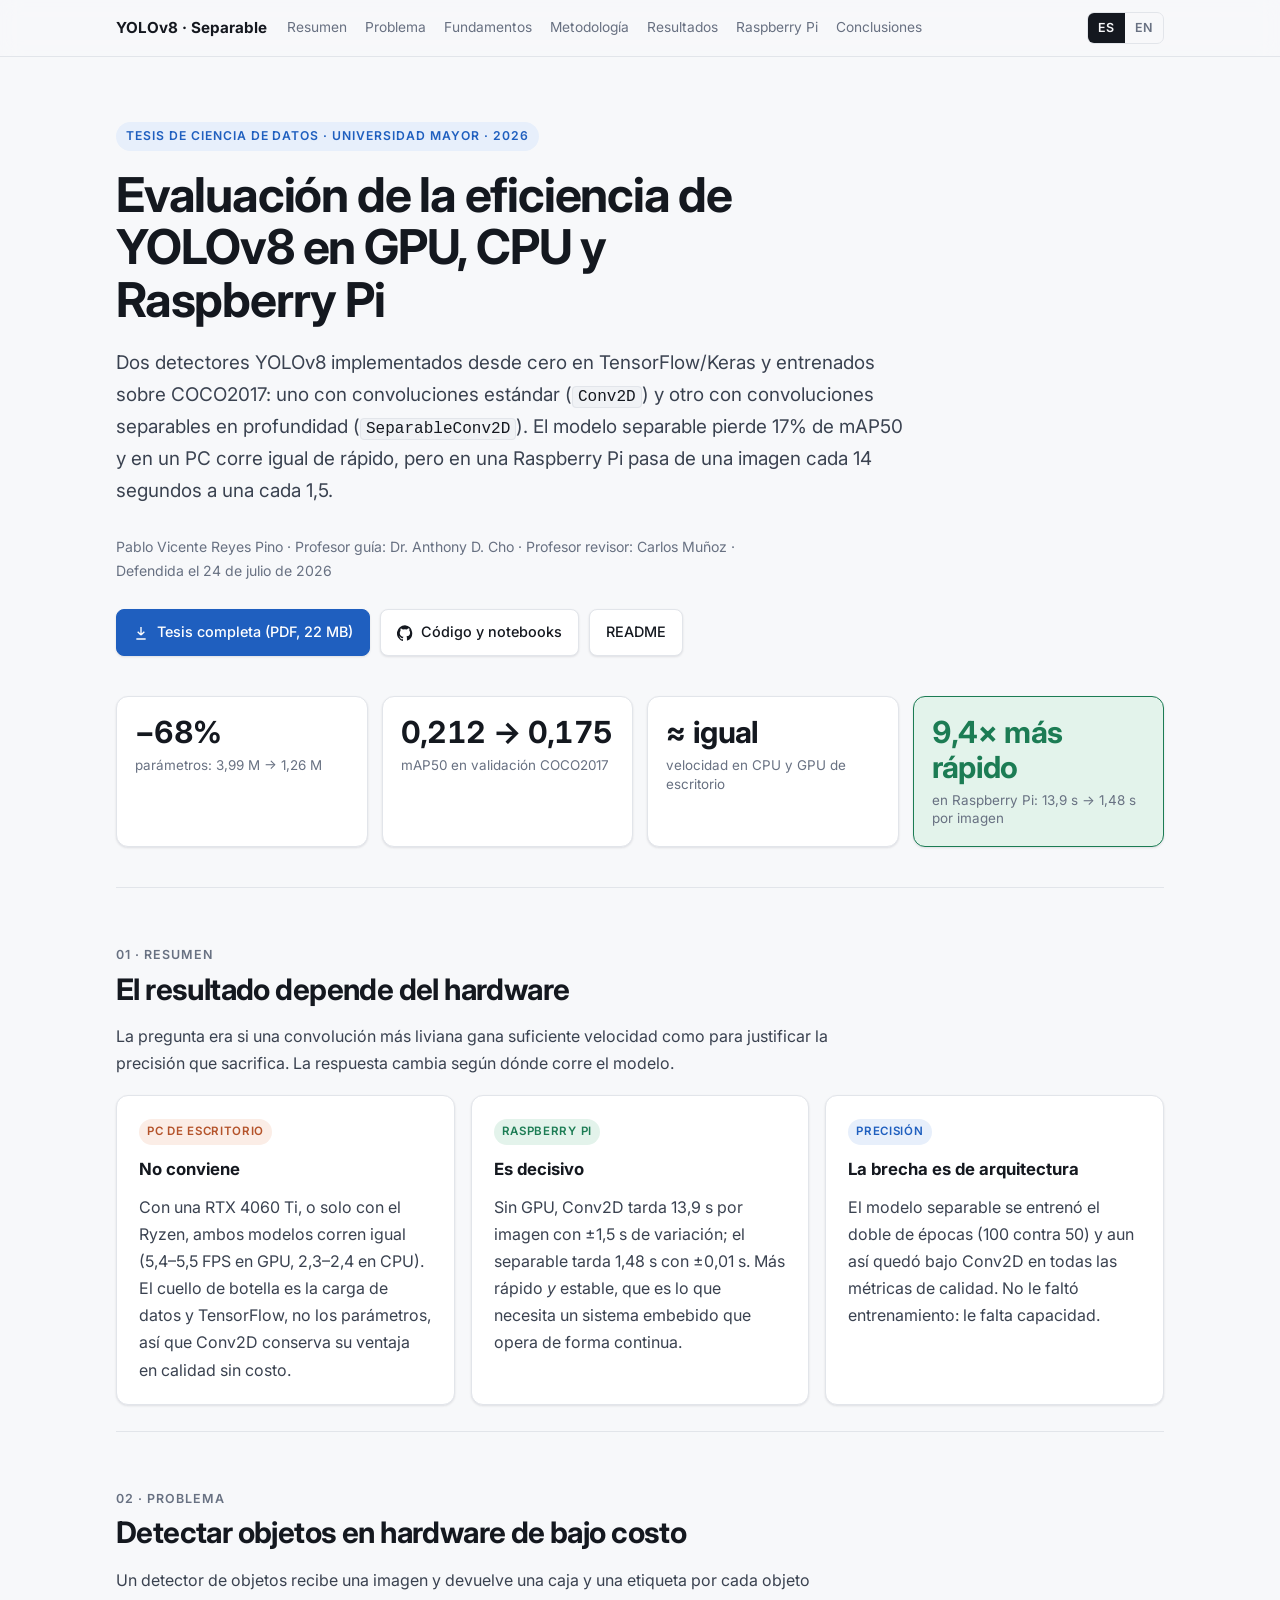
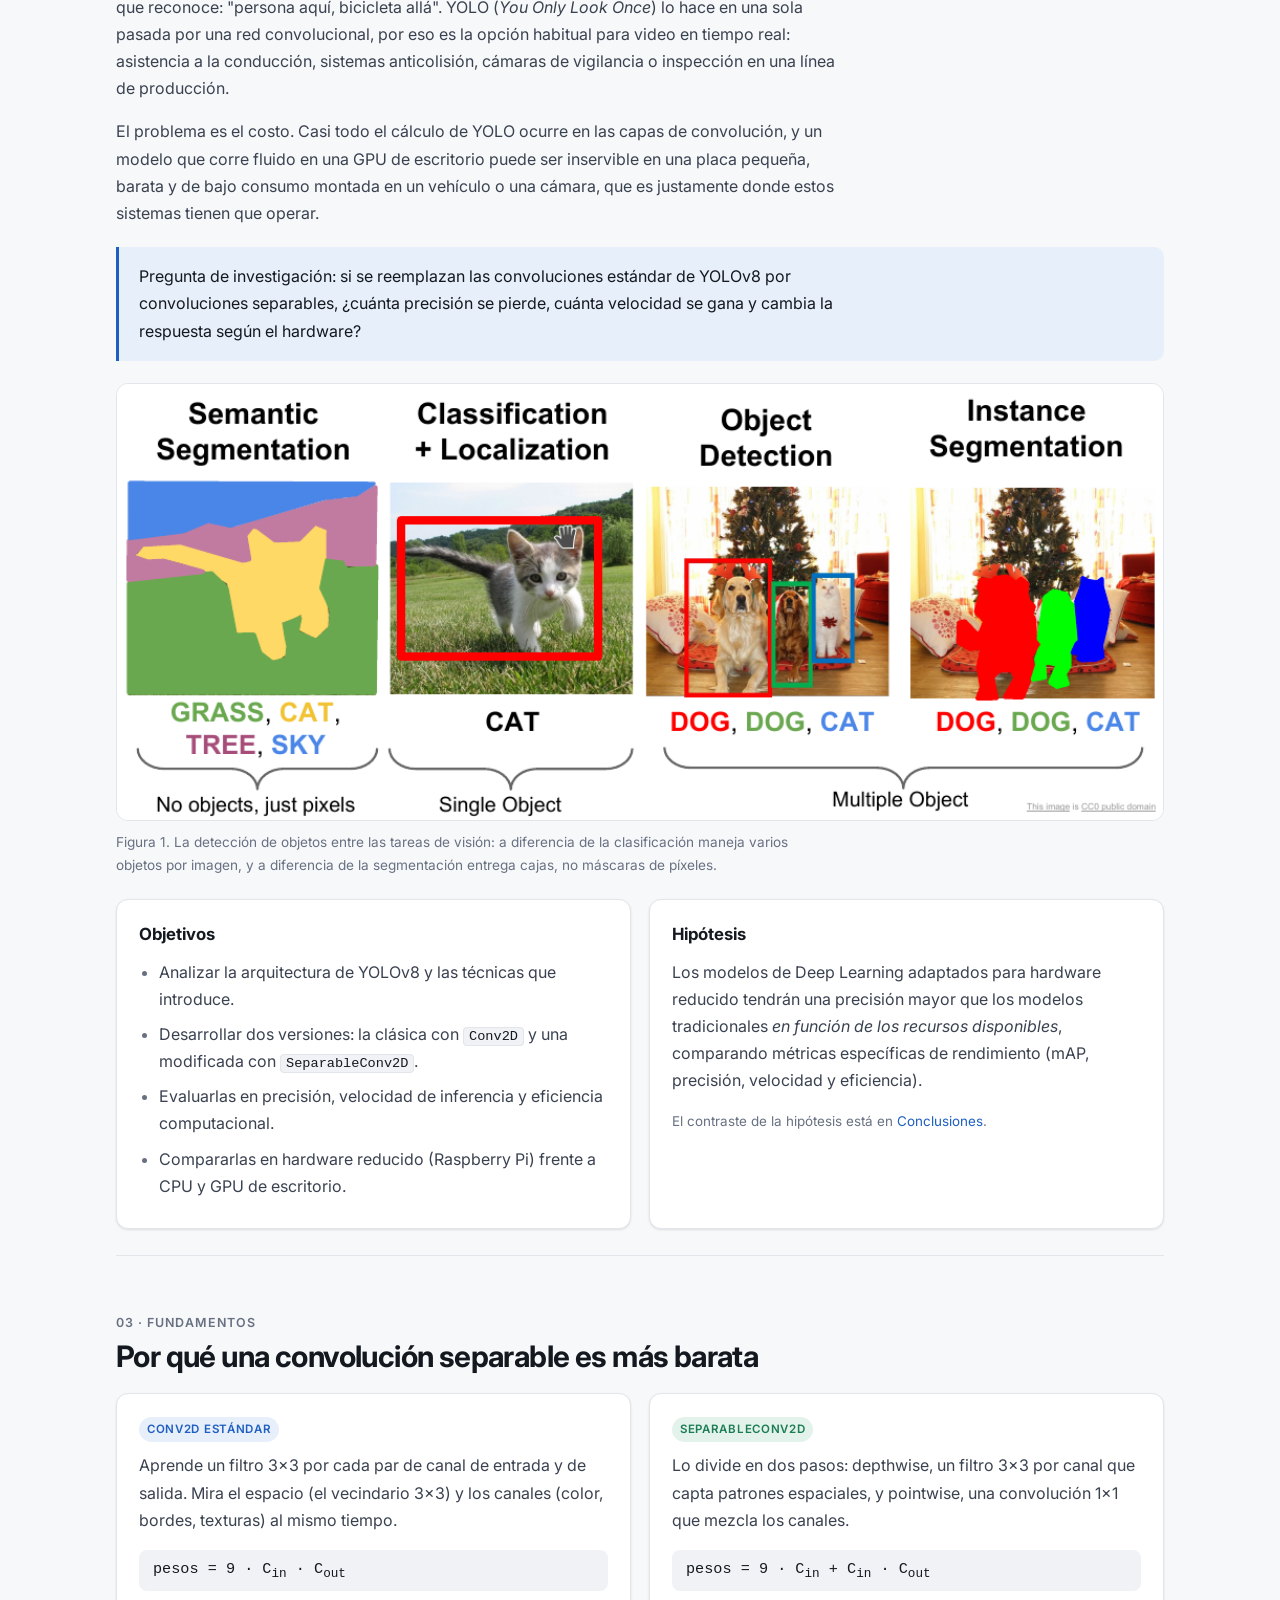
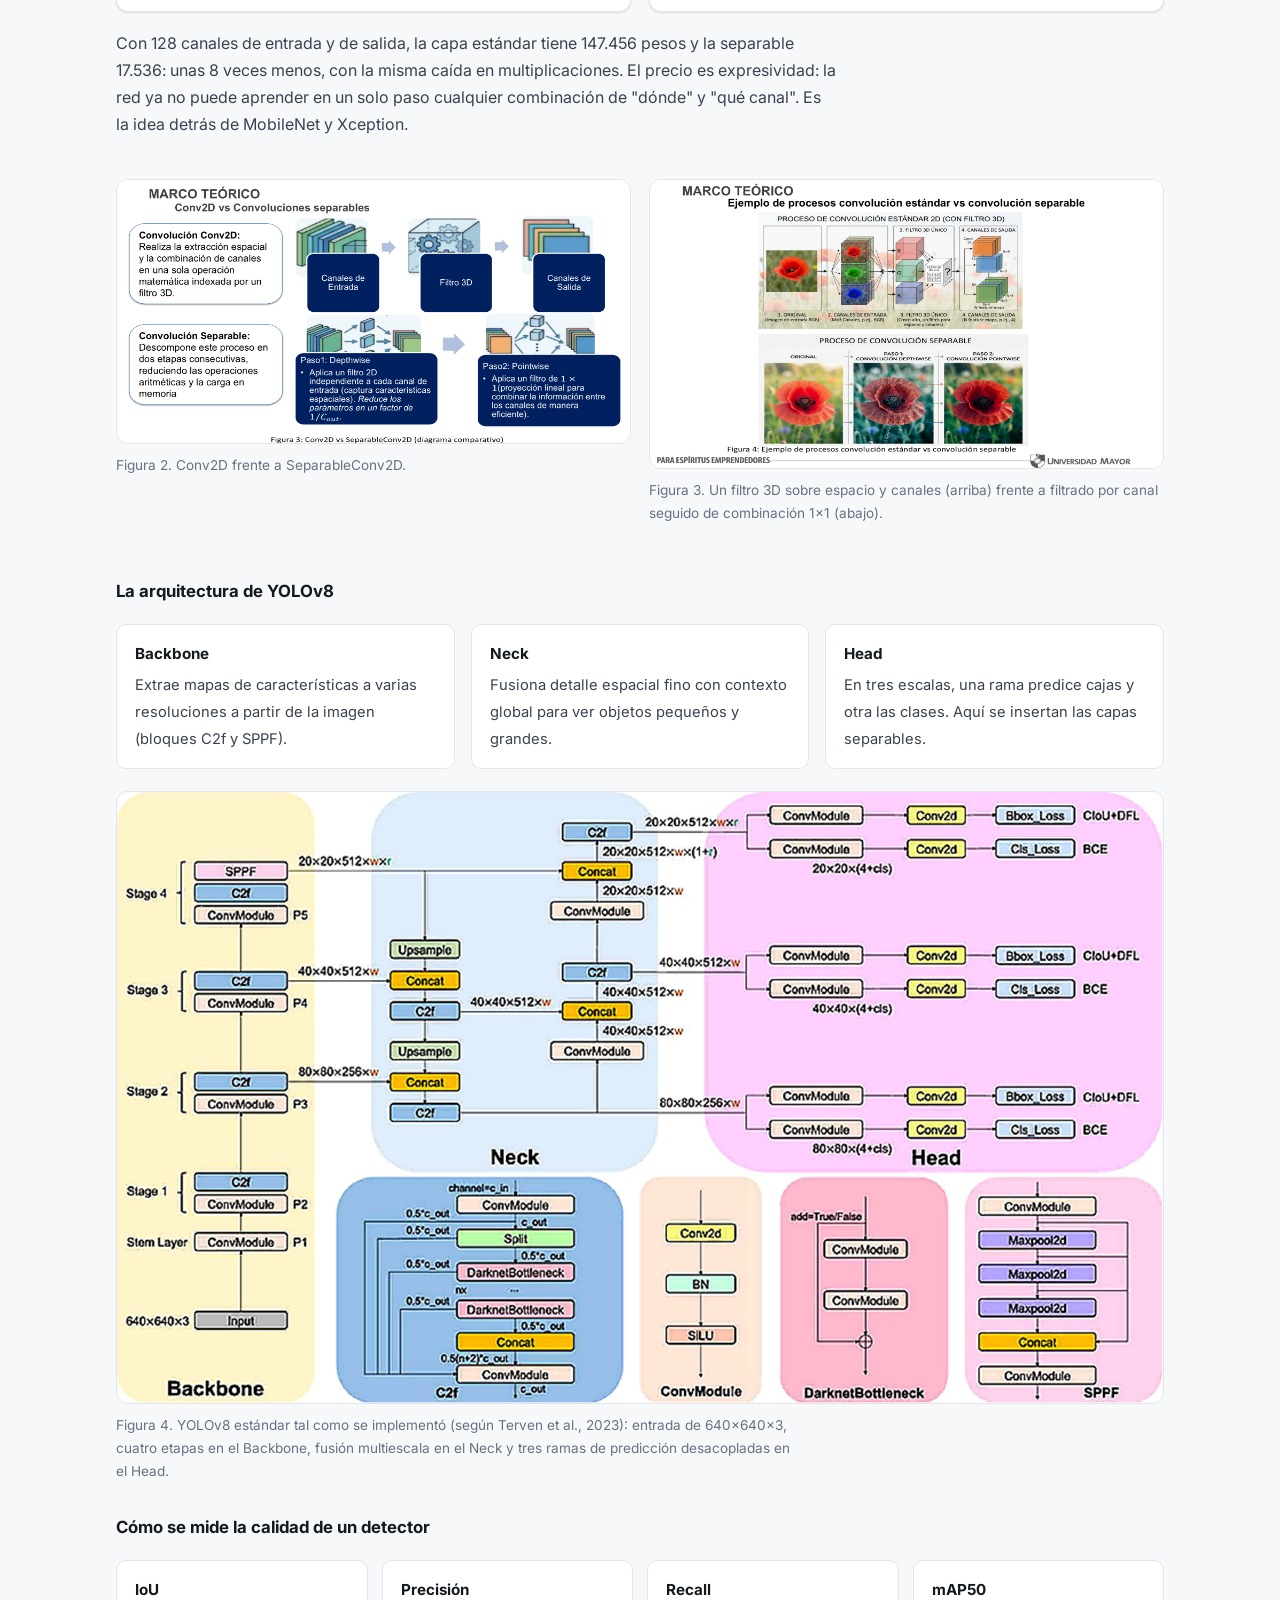
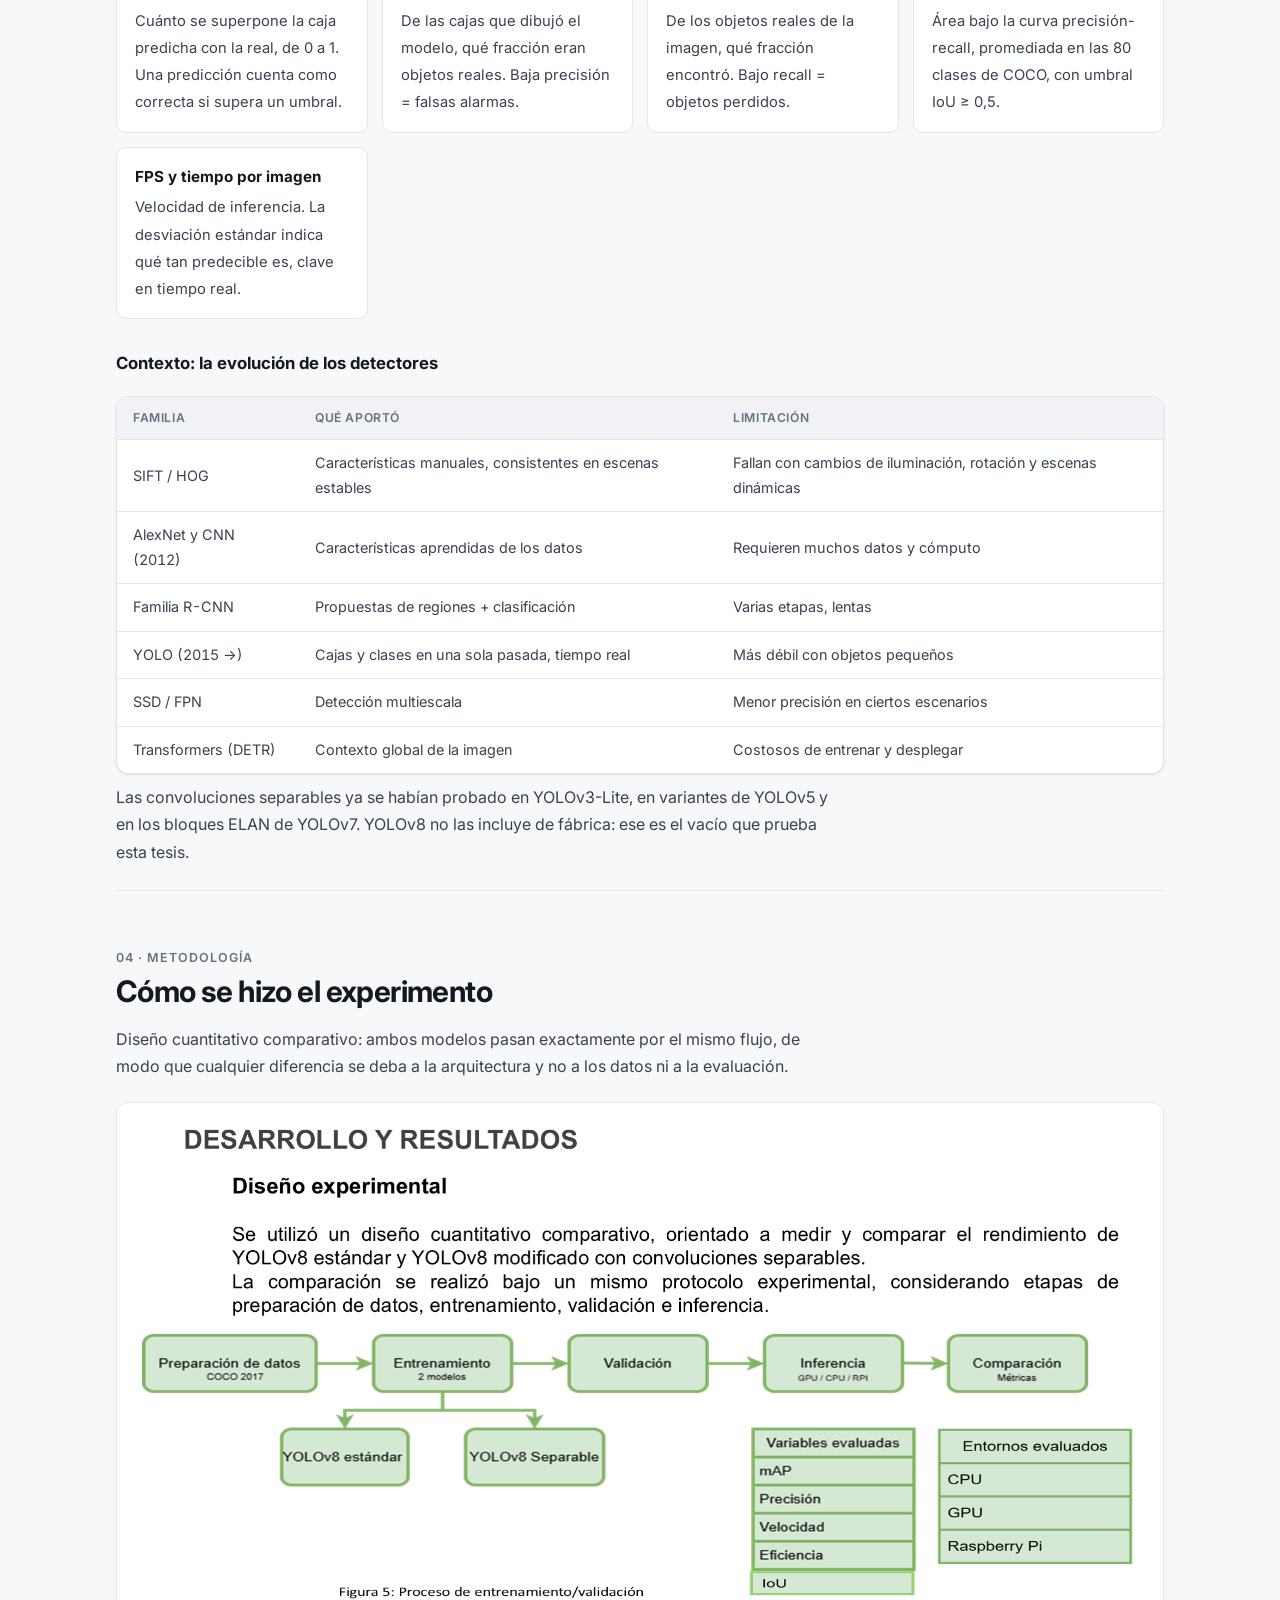
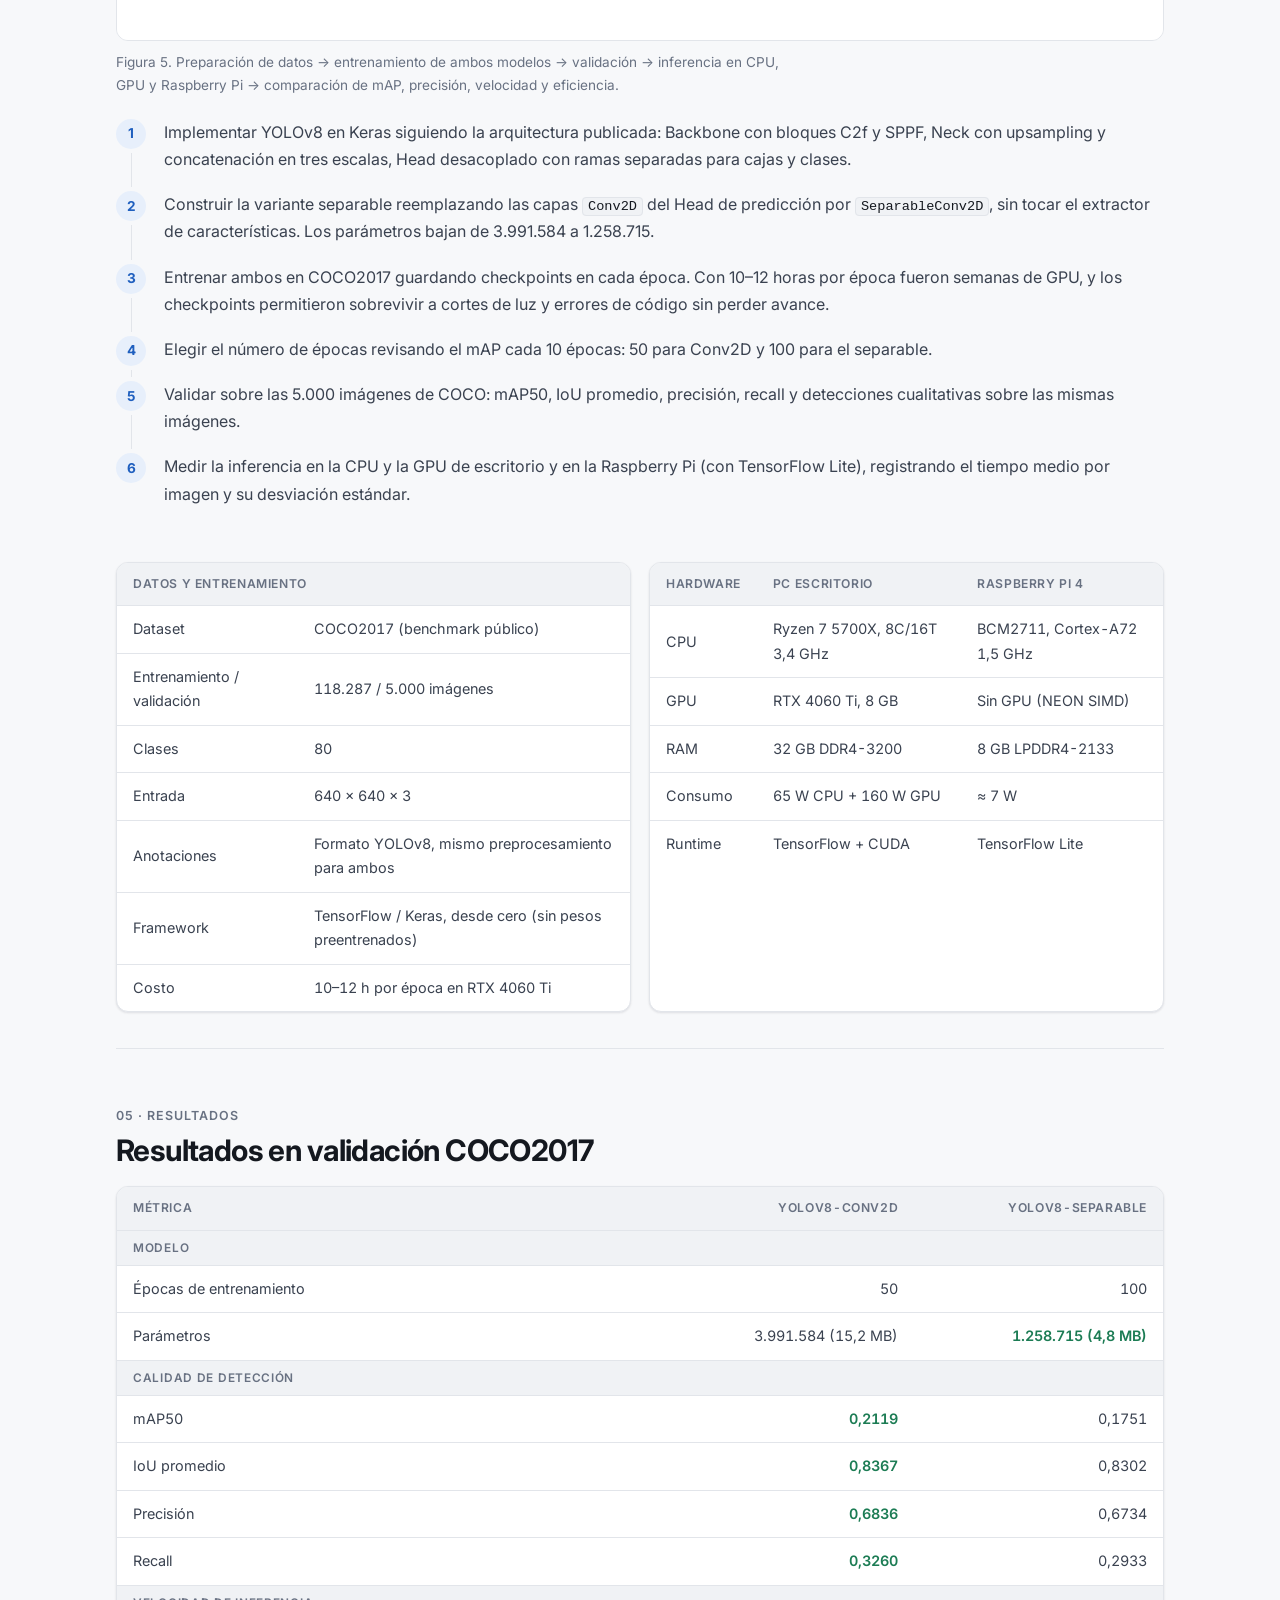
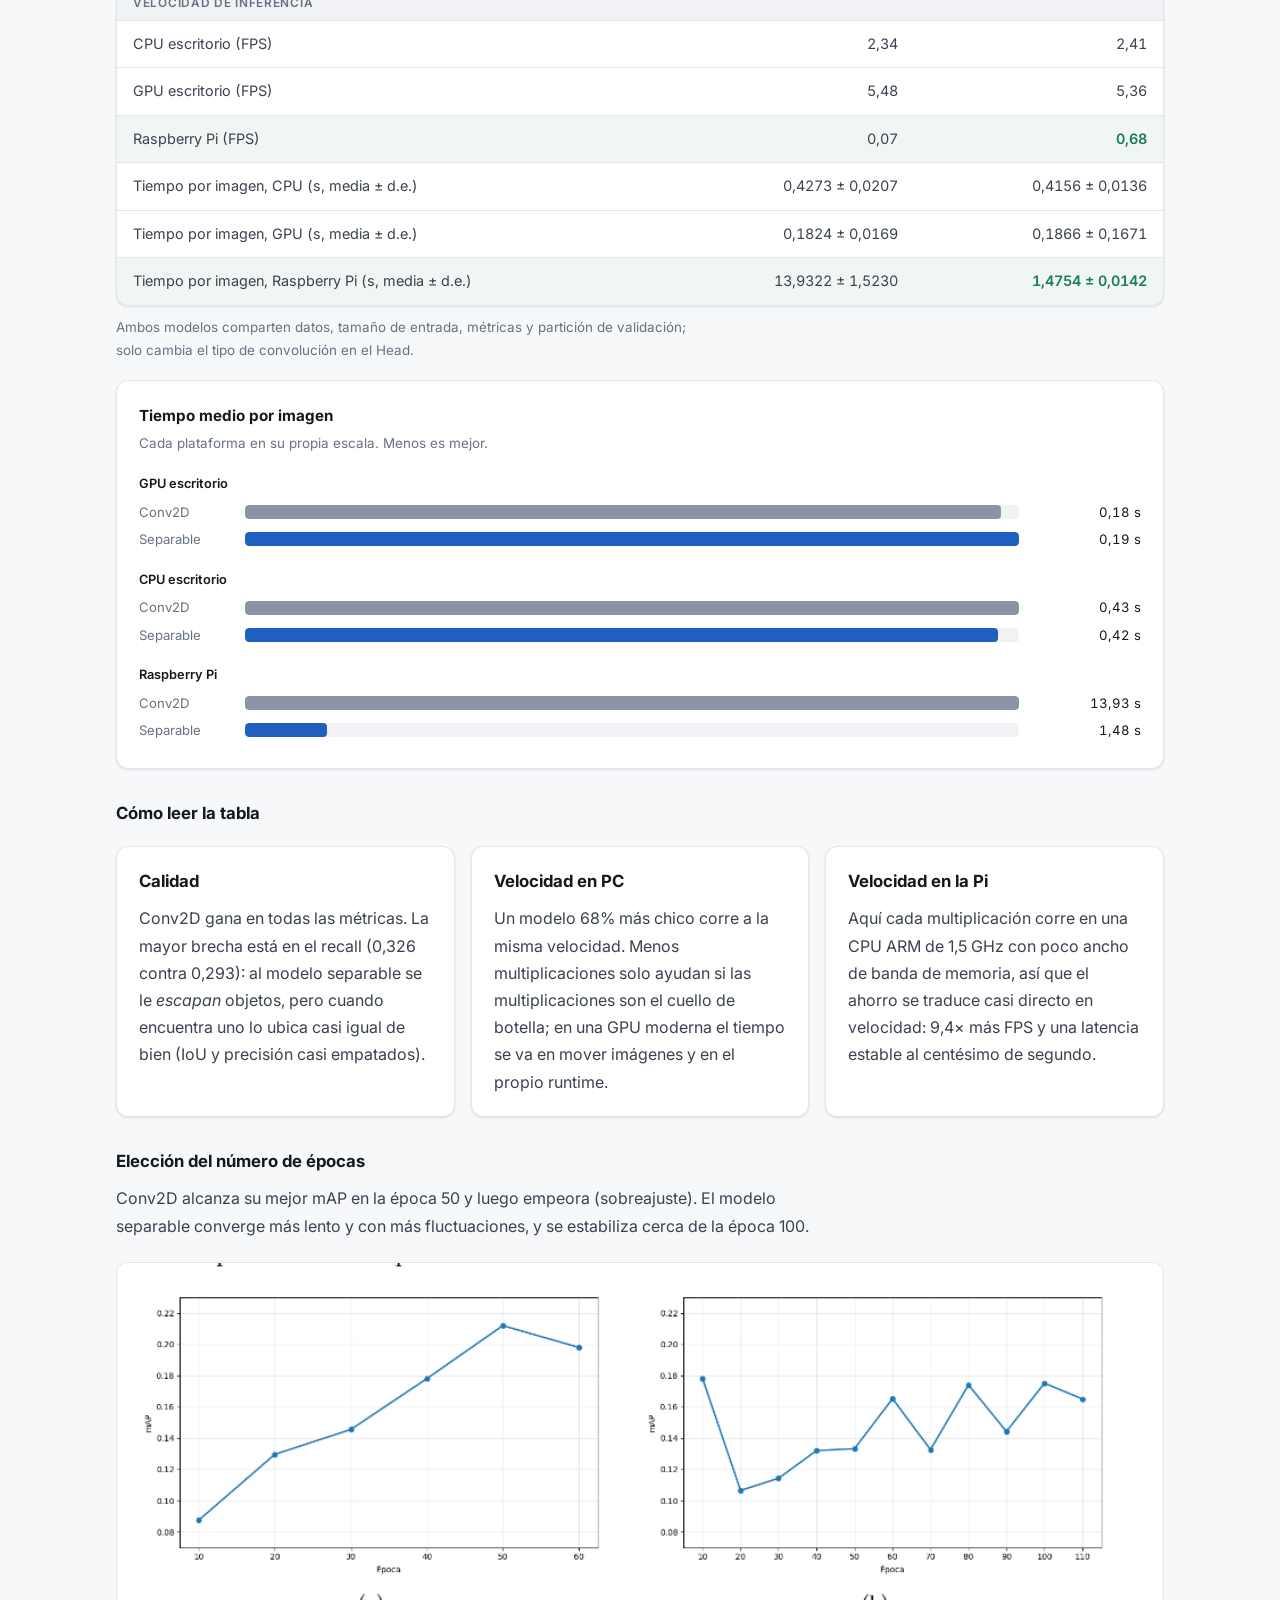
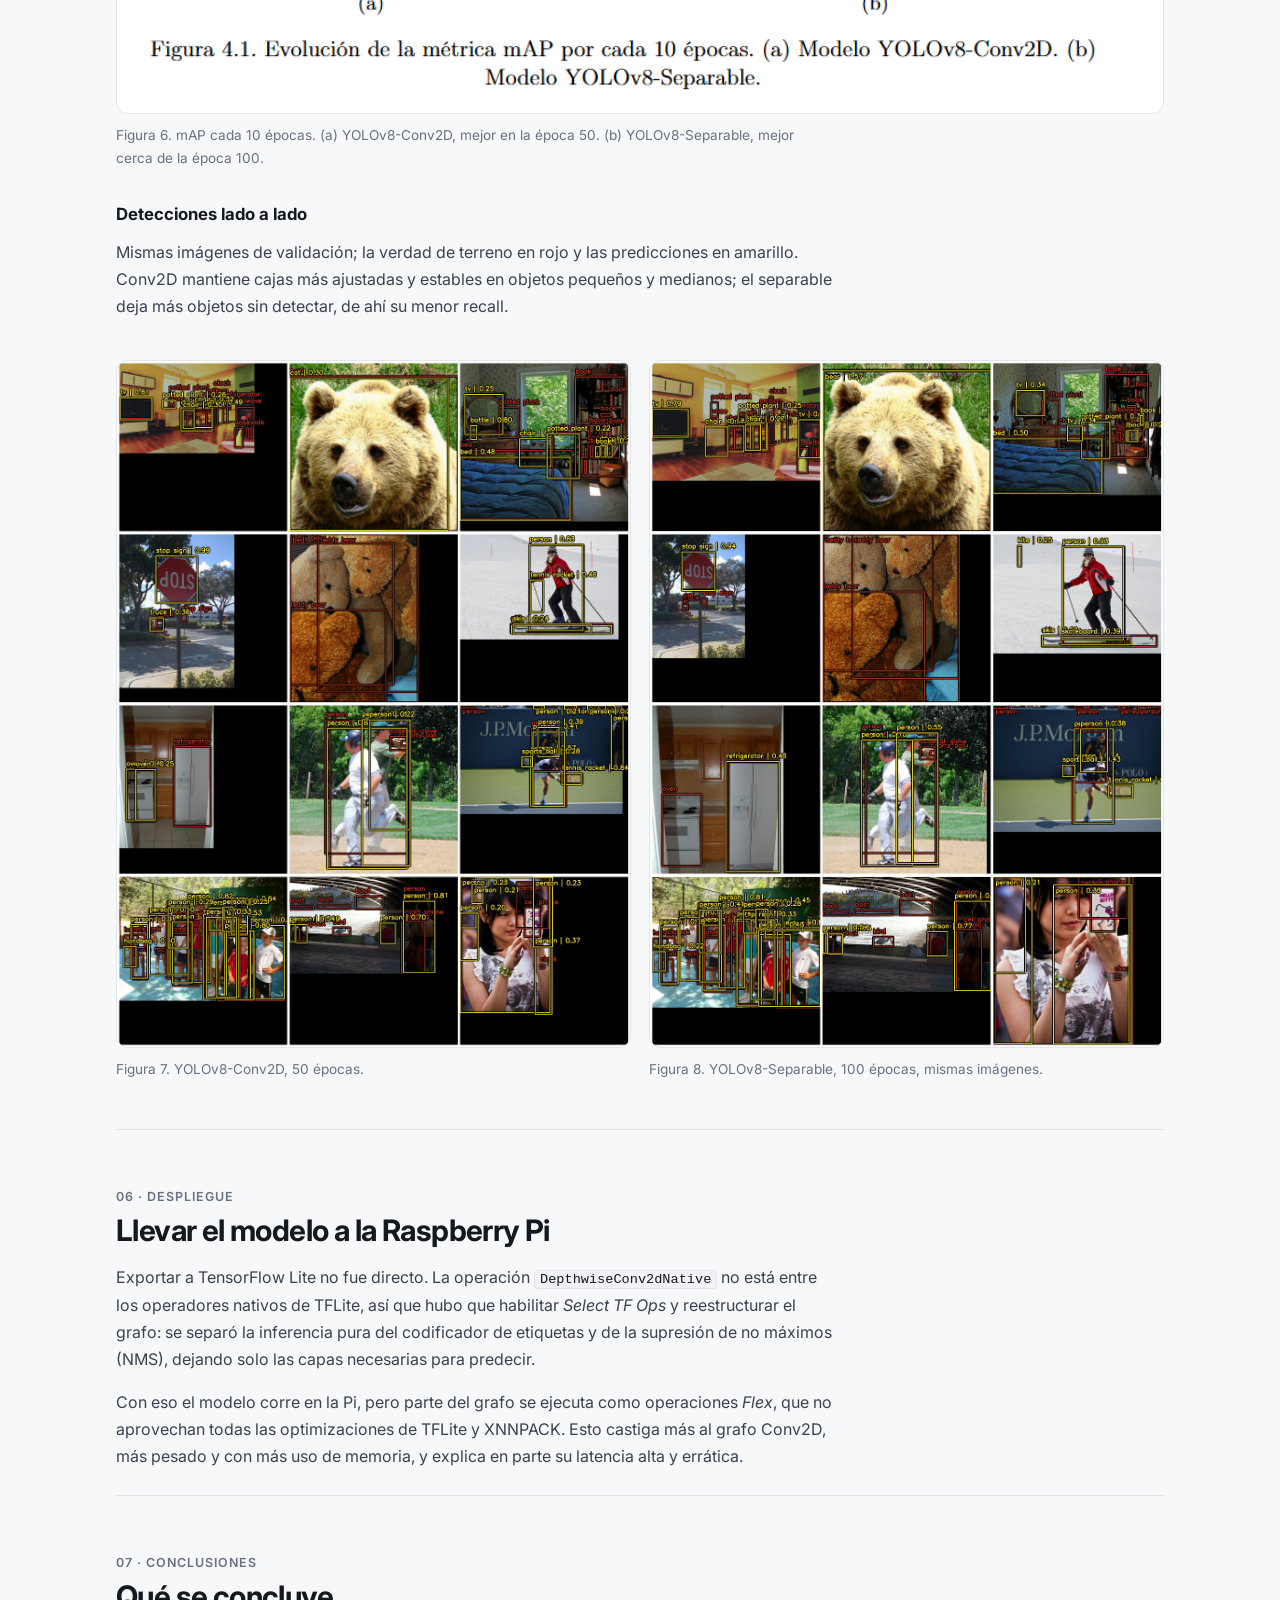
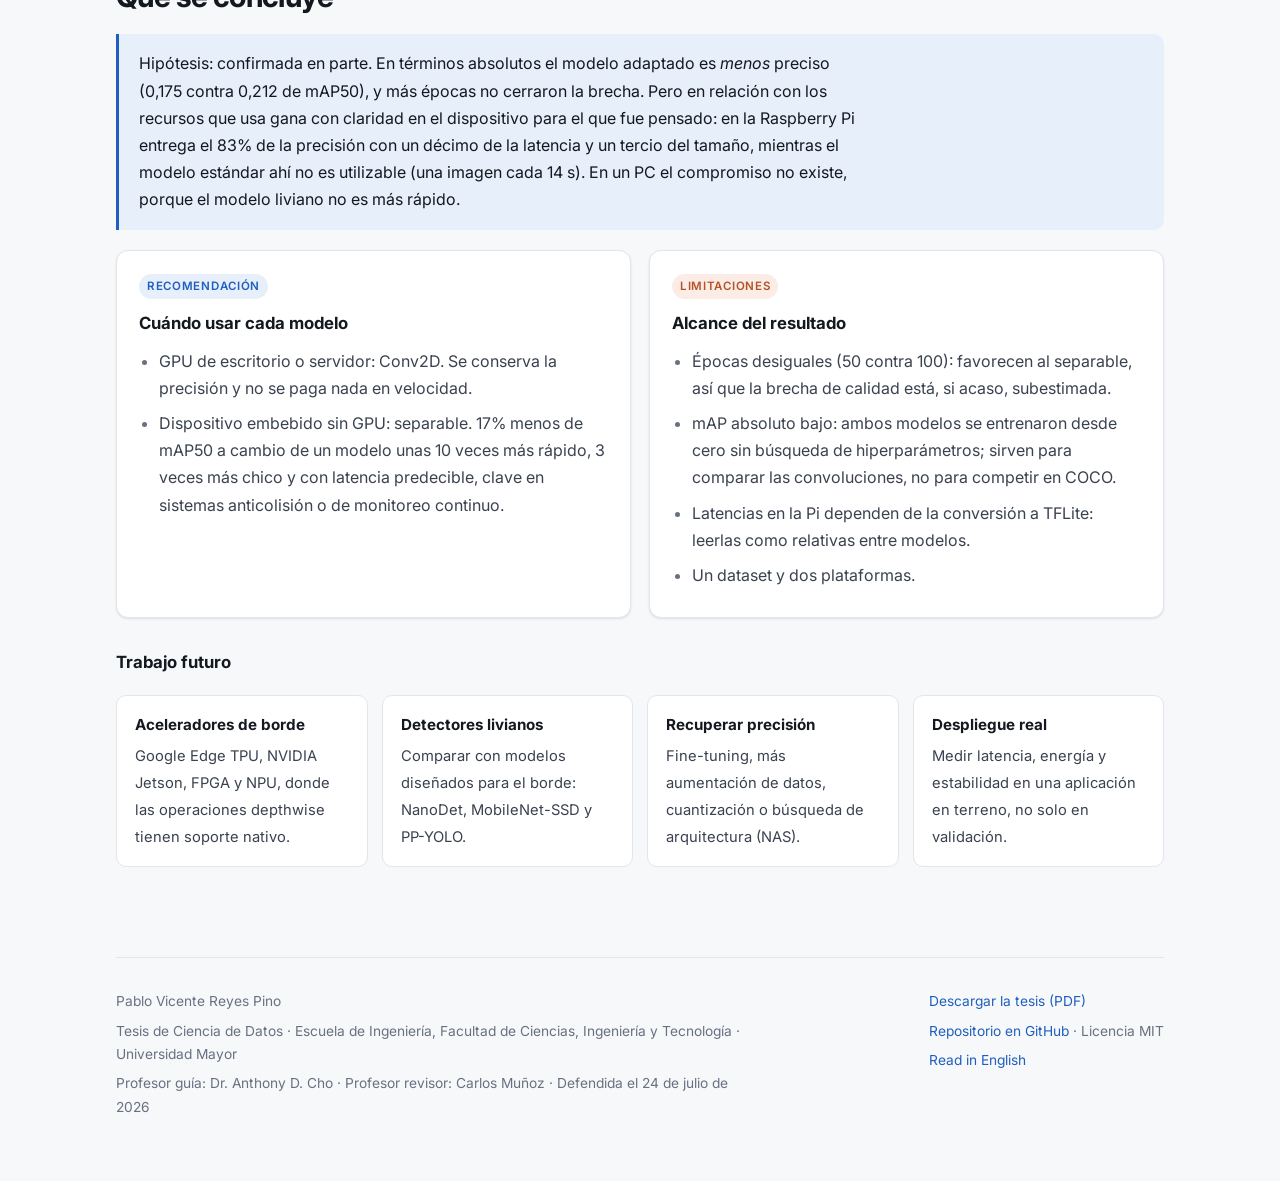
<file: docs/index.html>
<!doctype html>
<html lang="es">
<head>
<meta charset="utf-8">
<meta name="viewport" content="width=device-width, initial-scale=1">
<title>YOLOv8: convoluciones estándar vs. separables en GPU, CPU y Raspberry Pi</title>
<meta name="description" content="Tesis de Ciencia de Datos: las convoluciones separables cuestan 17% de mAP50 en COCO2017, no cambian nada en un PC y hacen a YOLOv8 ~10 veces más rápido en una Raspberry Pi.">
<link rel="alternate" hreflang="es" href="https://rxyxs.github.io/yolov8-separable-convolutions/">
<link rel="alternate" hreflang="en" href="https://rxyxs.github.io/yolov8-separable-convolutions/en/">
<link rel="preconnect" href="https://fonts.googleapis.com">
<link rel="preconnect" href="https://fonts.gstatic.com" crossorigin>
<link href="https://fonts.googleapis.com/css2?family=Inter:wght@400;500;600;700&display=swap" rel="stylesheet">
<link rel="stylesheet" href="assets/style.css">
</head>
<body>
<div class="topbar"><div class="in">
<a class="brand" href="#">YOLOv8 · Separable</a>
<nav class="nav">
<a href="#resumen">Resumen</a><a href="#problema">Problema</a><a href="#fundamentos">Fundamentos</a>
<a href="#metodologia">Metodología</a><a href="#resultados">Resultados</a><a href="#raspberry">Raspberry Pi</a><a href="#conclusiones">Conclusiones</a>
</nav>
<div class="lang"><span>ES</span><a href="en/" hreflang="en" lang="en">EN</a></div>
</div></div>

<div class="wrap">
<header class="hero">
<p class="eyebrow">Tesis de Ciencia de Datos · Universidad Mayor · 2026</p>
<h1>Evaluación de la eficiencia de YOLOv8 en GPU, CPU y Raspberry Pi</h1>
<p class="lede">Dos detectores YOLOv8 implementados desde cero en TensorFlow/Keras y entrenados sobre COCO2017: uno con convoluciones estándar (<code>Conv2D</code>) y otro con convoluciones separables en profundidad (<code>SeparableConv2D</code>). El modelo separable pierde 17% de mAP50 y en un PC corre igual de rápido, pero en una Raspberry Pi pasa de una imagen cada 14 segundos a una cada 1,5.</p>
<p class="meta">Pablo Vicente Reyes Pino · Profesor guía: Dr. Anthony D. Cho · Profesor revisor: Carlos Muñoz · Defendida el 24 de julio de 2026</p>
<div class="btns">
<a class="btn primary" href="tesis_yolov8_separable.pdf"><svg viewBox="0 0 24 24" fill="none" stroke="currentColor" stroke-width="2" aria-hidden="true"><path d="M12 3v12m0 0l-5-5m5 5l5-5M5 21h14"/></svg>Tesis completa (PDF, 22 MB)</a>
<a class="btn" href="https://github.com/Rxyxs/yolov8-separable-convolutions"><svg viewBox="0 0 24 24" fill="currentColor" aria-hidden="true"><path d="M12 .5a12 12 0 00-3.8 23.4c.6.1.8-.3.8-.6v-2c-3.3.7-4-1.6-4-1.6-.6-1.4-1.4-1.8-1.4-1.8-1-.7.1-.7.1-.7 1.2.1 1.8 1.2 1.8 1.2 1 1.8 2.8 1.3 3.5 1 .1-.8.4-1.3.7-1.6-2.7-.3-5.5-1.3-5.5-6 0-1.3.5-2.4 1.2-3.2-.1-.3-.5-1.5.1-3.2 0 0 1-.3 3.3 1.2a11.5 11.5 0 016 0C17.3 4.7 18.3 5 18.3 5c.6 1.7.2 2.9.1 3.2.8.8 1.2 1.9 1.2 3.2 0 4.6-2.8 5.6-5.5 5.9.4.4.8 1.1.8 2.2v3.3c0 .3.2.7.8.6A12 12 0 0012 .5z"/></svg>Código y notebooks</a>
<a class="btn" href="https://github.com/Rxyxs/yolov8-separable-convolutions/blob/main/README.es.md">README</a>
</div>
<div class="kpis">
<div class="kpi"><span class="v">−68%</span><span class="l">parámetros: 3,99 M → 1,26 M</span></div>
<div class="kpi"><span class="v">0,212 → 0,175</span><span class="l">mAP50 en validación COCO2017</span></div>
<div class="kpi"><span class="v">≈ igual</span><span class="l">velocidad en CPU y GPU de escritorio</span></div>
<div class="kpi hl"><span class="v">9,4× más rápido</span><span class="l">en Raspberry Pi: 13,9 s → 1,48 s por imagen</span></div>
</div>
</header>

<section id="resumen">
<p class="sec-num">01 · Resumen</p>
<h2>El resultado depende del hardware</h2>
<p>La pregunta era si una convolución más liviana gana suficiente velocidad como para justificar la precisión que sacrifica. La respuesta cambia según dónde corre el modelo.</p>
<div class="cols3">
<div class="card"><span class="tag warn">PC de escritorio</span><h3>No conviene</h3><p>Con una RTX 4060 Ti, o solo con el Ryzen, ambos modelos corren igual (5,4–5,5 FPS en GPU, 2,3–2,4 en CPU). El cuello de botella es la carga de datos y TensorFlow, no los parámetros, así que Conv2D conserva su ventaja en calidad sin costo.</p></div>
<div class="card"><span class="tag good">Raspberry Pi</span><h3>Es decisivo</h3><p>Sin GPU, Conv2D tarda 13,9 s por imagen con ±1,5 s de variación; el separable tarda 1,48 s con ±0,01 s. Más rápido <em>y</em> estable, que es lo que necesita un sistema embebido que opera de forma continua.</p></div>
<div class="card"><span class="tag info">Precisión</span><h3>La brecha es de arquitectura</h3><p>El modelo separable se entrenó el doble de épocas (100 contra 50) y aun así quedó bajo Conv2D en todas las métricas de calidad. No le faltó entrenamiento: le falta capacidad.</p></div>
</div>
</section>

<section id="problema">
<p class="sec-num">02 · Problema</p>
<h2>Detectar objetos en hardware de bajo costo</h2>
<p>Un detector de objetos recibe una imagen y devuelve una caja y una etiqueta por cada objeto que reconoce: "persona aquí, bicicleta allá". YOLO (<em>You Only Look Once</em>) lo hace en una sola pasada por una red convolucional, por eso es la opción habitual para video en tiempo real: asistencia a la conducción, sistemas anticolisión, cámaras de vigilancia o inspección en una línea de producción.</p>
<p>El problema es el costo. Casi todo el cálculo de YOLO ocurre en las capas de convolución, y un modelo que corre fluido en una GPU de escritorio puede ser inservible en una placa pequeña, barata y de bajo consumo montada en un vehículo o una cámara, que es justamente donde estos sistemas tienen que operar.</p>
<div class="callout"><p>Pregunta de investigación: si se reemplazan las convoluciones estándar de YOLOv8 por convoluciones separables, ¿cuánta precisión se pierde, cuánta velocidad se gana y cambia la respuesta según el hardware?</p></div>
<figure>
<img src="figures/figura1_ejemplo_yolo.png" alt="Segmentación semántica, clasificación y localización, detección de objetos y segmentación de instancias" loading="lazy">
<figcaption>Figura 1. La detección de objetos entre las tareas de visión: a diferencia de la clasificación maneja varios objetos por imagen, y a diferencia de la segmentación entrega cajas, no máscaras de píxeles.</figcaption>
</figure>
<div class="cols">
<div class="card"><h3>Objetivos</h3><ul>
<li>Analizar la arquitectura de YOLOv8 y las técnicas que introduce.</li>
<li>Desarrollar dos versiones: la clásica con <code>Conv2D</code> y una modificada con <code>SeparableConv2D</code>.</li>
<li>Evaluarlas en precisión, velocidad de inferencia y eficiencia computacional.</li>
<li>Compararlas en hardware reducido (Raspberry Pi) frente a CPU y GPU de escritorio.</li></ul></div>
<div class="card"><h3>Hipótesis</h3><p>Los modelos de Deep Learning adaptados para hardware reducido tendrán una precisión mayor que los modelos tradicionales <em>en función de los recursos disponibles</em>, comparando métricas específicas de rendimiento (mAP, precisión, velocidad y eficiencia).</p><p class="note">El contraste de la hipótesis está en <a href="#conclusiones">Conclusiones</a>.</p></div>
</div>
</section>

<section id="fundamentos">
<p class="sec-num">03 · Fundamentos</p>
<h2>Por qué una convolución separable es más barata</h2>
<div class="cols">
<div class="card"><span class="tag info">Conv2D estándar</span><p>Aprende un filtro 3×3 por cada par de canal de entrada y de salida. Mira el espacio (el vecindario 3×3) y los canales (color, bordes, texturas) al mismo tiempo.</p><div class="formula">pesos = 9 · C<sub>in</sub> · C<sub>out</sub></div></div>
<div class="card"><span class="tag good">SeparableConv2D</span><p>Lo divide en dos pasos: depthwise, un filtro 3×3 por canal que capta patrones espaciales, y pointwise, una convolución 1×1 que mezcla los canales.</p><div class="formula">pesos = 9 · C<sub>in</sub> + C<sub>in</sub> · C<sub>out</sub></div></div>
</div>
<p>Con 128 canales de entrada y de salida, la capa estándar tiene 147.456 pesos y la separable 17.536: unas 8 veces menos, con la misma caída en multiplicaciones. El precio es expresividad: la red ya no puede aprender en un solo paso cualquier combinación de "dónde" y "qué canal". Es la idea detrás de MobileNet y Xception.</p>
<div class="cols">
<figure>
<img src="figures/figura3_conv2d_vs_separable.png" alt="Conv2D vs SeparableConv2D" loading="lazy">
<figcaption>Figura 2. Conv2D frente a SeparableConv2D.</figcaption>
</figure>
<figure>
<img src="figures/figura4_procesos_convolucion.png" alt="Proceso de convolución estándar y separable" loading="lazy">
<figcaption>Figura 3. Un filtro 3D sobre espacio y canales (arriba) frente a filtrado por canal seguido de combinación 1×1 (abajo).</figcaption>
</figure>
</div>

<h3>La arquitectura de YOLOv8</h3>
<div class="cols3">
<div class="def"><h4>Backbone</h4><span>Extrae mapas de características a varias resoluciones a partir de la imagen (bloques C2f y SPPF).</span></div>
<div class="def"><h4>Neck</h4><span>Fusiona detalle espacial fino con contexto global para ver objetos pequeños y grandes.</span></div>
<div class="def"><h4>Head</h4><span>En tres escalas, una rama predice cajas y otra las clases. Aquí se insertan las capas separables.</span></div>
</div>
<figure>
<img src="figures/figura2_arquitectura_yolov8.png" alt="Arquitectura de YOLOv8: Backbone, Neck y Head" loading="lazy">
<figcaption>Figura 4. YOLOv8 estándar tal como se implementó (según Terven et al., 2023): entrada de 640×640×3, cuatro etapas en el Backbone, fusión multiescala en el Neck y tres ramas de predicción desacopladas en el Head.</figcaption>
</figure>

<h3>Cómo se mide la calidad de un detector</h3>
<div class="defs">
<div class="def"><h4>IoU</h4><span>Cuánto se superpone la caja predicha con la real, de 0 a 1. Una predicción cuenta como correcta si supera un umbral.</span></div>
<div class="def"><h4>Precisión</h4><span>De las cajas que dibujó el modelo, qué fracción eran objetos reales. Baja precisión = falsas alarmas.</span></div>
<div class="def"><h4>Recall</h4><span>De los objetos reales de la imagen, qué fracción encontró. Bajo recall = objetos perdidos.</span></div>
<div class="def"><h4>mAP50</h4><span>Área bajo la curva precisión-recall, promediada en las 80 clases de COCO, con umbral IoU ≥ 0,5.</span></div>
<div class="def"><h4>FPS y tiempo por imagen</h4><span>Velocidad de inferencia. La desviación estándar indica qué tan predecible es, clave en tiempo real.</span></div>
</div>

<h3>Contexto: la evolución de los detectores</h3>
<div class="tbl left"><table>
<thead><tr><th>Familia</th><th>Qué aportó</th><th>Limitación</th></tr></thead>
<tbody>
<tr><td>SIFT / HOG</td><td>Características manuales, consistentes en escenas estables</td><td>Fallan con cambios de iluminación, rotación y escenas dinámicas</td></tr>
<tr><td>AlexNet y CNN (2012)</td><td>Características aprendidas de los datos</td><td>Requieren muchos datos y cómputo</td></tr>
<tr><td>Familia R-CNN</td><td>Propuestas de regiones + clasificación</td><td>Varias etapas, lentas</td></tr>
<tr><td>YOLO (2015 →)</td><td>Cajas y clases en una sola pasada, tiempo real</td><td>Más débil con objetos pequeños</td></tr>
<tr><td>SSD / FPN</td><td>Detección multiescala</td><td>Menor precisión en ciertos escenarios</td></tr>
<tr><td>Transformers (DETR)</td><td>Contexto global de la imagen</td><td>Costosos de entrenar y desplegar</td></tr>
</tbody></table></div>
<p>Las convoluciones separables ya se habían probado en YOLOv3-Lite, en variantes de YOLOv5 y en los bloques ELAN de YOLOv7. YOLOv8 no las incluye de fábrica: ese es el vacío que prueba esta tesis.</p>
</section>

<section id="metodologia">
<p class="sec-num">04 · Metodología</p>
<h2>Cómo se hizo el experimento</h2>
<p>Diseño cuantitativo comparativo: ambos modelos pasan exactamente por el mismo flujo, de modo que cualquier diferencia se deba a la arquitectura y no a los datos ni a la evaluación.</p>
<figure>
<img src="figures/figura5_proceso_entrenamiento.png" alt="Flujo: preparación de datos, entrenamiento de dos modelos, validación, inferencia en CPU/GPU/Raspberry Pi, comparación" loading="lazy">
<figcaption>Figura 5. Preparación de datos → entrenamiento de ambos modelos → validación → inferencia en CPU, GPU y Raspberry Pi → comparación de mAP, precisión, velocidad y eficiencia.</figcaption>
</figure>
<ol class="steps">
<li>Implementar YOLOv8 en Keras siguiendo la arquitectura publicada: Backbone con bloques C2f y SPPF, Neck con upsampling y concatenación en tres escalas, Head desacoplado con ramas separadas para cajas y clases.</li>
<li>Construir la variante separable reemplazando las capas <code>Conv2D</code> del Head de predicción por <code>SeparableConv2D</code>, sin tocar el extractor de características. Los parámetros bajan de 3.991.584 a 1.258.715.</li>
<li>Entrenar ambos en COCO2017 guardando checkpoints en cada época. Con 10–12 horas por época fueron semanas de GPU, y los checkpoints permitieron sobrevivir a cortes de luz y errores de código sin perder avance.</li>
<li>Elegir el número de épocas revisando el mAP cada 10 épocas: 50 para Conv2D y 100 para el separable.</li>
<li>Validar sobre las 5.000 imágenes de COCO: mAP50, IoU promedio, precisión, recall y detecciones cualitativas sobre las mismas imágenes.</li>
<li>Medir la inferencia en la CPU y la GPU de escritorio y en la Raspberry Pi (con TensorFlow Lite), registrando el tiempo medio por imagen y su desviación estándar.</li>
</ol>
<div class="cols">
<div class="tbl left"><table>
<thead><tr><th colspan="2">Datos y entrenamiento</th></tr></thead>
<tbody>
<tr><td>Dataset</td><td>COCO2017 (benchmark público)</td></tr>
<tr><td>Entrenamiento / validación</td><td>118.287 / 5.000 imágenes</td></tr>
<tr><td>Clases</td><td>80</td></tr>
<tr><td>Entrada</td><td>640 × 640 × 3</td></tr>
<tr><td>Anotaciones</td><td>Formato YOLOv8, mismo preprocesamiento para ambos</td></tr>
<tr><td>Framework</td><td>TensorFlow / Keras, desde cero (sin pesos preentrenados)</td></tr>
<tr><td>Costo</td><td>10–12 h por época en RTX 4060 Ti</td></tr>
</tbody></table></div>
<div class="tbl left"><table>
<thead><tr><th>Hardware</th><th>PC escritorio</th><th>Raspberry Pi 4</th></tr></thead>
<tbody>
<tr><td>CPU</td><td>Ryzen 7 5700X, 8C/16T 3,4 GHz</td><td>BCM2711, Cortex-A72 1,5 GHz</td></tr>
<tr><td>GPU</td><td>RTX 4060 Ti, 8 GB</td><td>Sin GPU (NEON SIMD)</td></tr>
<tr><td>RAM</td><td>32 GB DDR4-3200</td><td>8 GB LPDDR4-2133</td></tr>
<tr><td>Consumo</td><td>65 W CPU + 160 W GPU</td><td>≈ 7 W</td></tr>
<tr><td>Runtime</td><td>TensorFlow + CUDA</td><td>TensorFlow Lite</td></tr>
</tbody></table></div>
</div>
</section>

<section id="resultados">
<p class="sec-num">05 · Resultados</p>
<h2>Resultados en validación COCO2017</h2>
<div class="tbl"><table>
<thead><tr><th>Métrica</th><th>YOLOv8-Conv2D</th><th>YOLOv8-Separable</th></tr></thead>
<tbody>
<tr class="grp"><td colspan="3">Modelo</td></tr>
<tr><td>Épocas de entrenamiento</td><td>50</td><td>100</td></tr>
<tr><td>Parámetros</td><td>3.991.584 (15,2 MB)</td><td class="win">1.258.715 (4,8 MB)</td></tr>
<tr class="grp"><td colspan="3">Calidad de detección</td></tr>
<tr><td>mAP50</td><td class="win">0,2119</td><td>0,1751</td></tr>
<tr><td>IoU promedio</td><td class="win">0,8367</td><td>0,8302</td></tr>
<tr><td>Precisión</td><td class="win">0,6836</td><td>0,6734</td></tr>
<tr><td>Recall</td><td class="win">0,3260</td><td>0,2933</td></tr>
<tr class="grp"><td colspan="3">Velocidad de inferencia</td></tr>
<tr><td>CPU escritorio (FPS)</td><td>2,34</td><td>2,41</td></tr>
<tr><td>GPU escritorio (FPS)</td><td>5,48</td><td>5,36</td></tr>
<tr class="hl"><td>Raspberry Pi (FPS)</td><td>0,07</td><td class="win">0,68</td></tr>
<tr><td>Tiempo por imagen, CPU (s, media ± d.e.)</td><td>0,4273 ± 0,0207</td><td>0,4156 ± 0,0136</td></tr>
<tr><td>Tiempo por imagen, GPU (s, media ± d.e.)</td><td>0,1824 ± 0,0169</td><td>0,1866 ± 0,1671</td></tr>
<tr class="hl"><td>Tiempo por imagen, Raspberry Pi (s, media ± d.e.)</td><td>13,9322 ± 1,5230</td><td class="win">1,4754 ± 0,0142</td></tr>
</tbody></table></div>
<p class="note">Ambos modelos comparten datos, tamaño de entrada, métricas y partición de validación; solo cambia el tipo de convolución en el Head.</p>

<div class="bars">
<h4>Tiempo medio por imagen</h4>
<p class="sub">Cada plataforma en su propia escala. Menos es mejor.</p>
<div class="bgroup"><div class="gl">GPU escritorio</div>
<div class="brow"><span class="n">Conv2D</span><span class="t"><span class="f c" style="width:97.7%;display:block"></span></span><span class="x">0,18 s</span></div>
<div class="brow"><span class="n">Separable</span><span class="t"><span class="f s" style="width:100%;display:block"></span></span><span class="x">0,19 s</span></div></div>
<div class="bgroup"><div class="gl">CPU escritorio</div>
<div class="brow"><span class="n">Conv2D</span><span class="t"><span class="f c" style="width:100%;display:block"></span></span><span class="x">0,43 s</span></div>
<div class="brow"><span class="n">Separable</span><span class="t"><span class="f s" style="width:97.3%;display:block"></span></span><span class="x">0,42 s</span></div></div>
<div class="bgroup"><div class="gl">Raspberry Pi</div>
<div class="brow"><span class="n">Conv2D</span><span class="t"><span class="f c" style="width:100%;display:block"></span></span><span class="x">13,93 s</span></div>
<div class="brow"><span class="n">Separable</span><span class="t"><span class="f s" style="width:10.6%;display:block"></span></span><span class="x">1,48 s</span></div></div>
</div>

<h3>Cómo leer la tabla</h3>
<div class="cols3">
<div class="card"><h3>Calidad</h3><p>Conv2D gana en todas las métricas. La mayor brecha está en el recall (0,326 contra 0,293): al modelo separable se le <em>escapan</em> objetos, pero cuando encuentra uno lo ubica casi igual de bien (IoU y precisión casi empatados).</p></div>
<div class="card"><h3>Velocidad en PC</h3><p>Un modelo 68% más chico corre a la misma velocidad. Menos multiplicaciones solo ayudan si las multiplicaciones son el cuello de botella; en una GPU moderna el tiempo se va en mover imágenes y en el propio runtime.</p></div>
<div class="card"><h3>Velocidad en la Pi</h3><p>Aquí cada multiplicación corre en una CPU ARM de 1,5 GHz con poco ancho de banda de memoria, así que el ahorro se traduce casi directo en velocidad: 9,4× más FPS y una latencia estable al centésimo de segundo.</p></div>
</div>

<h3>Elección del número de épocas</h3>
<p>Conv2D alcanza su mejor mAP en la época 50 y luego empeora (sobreajuste). El modelo separable converge más lento y con más fluctuaciones, y se estabiliza cerca de la época 100.</p>
<figure>
<img src="figures/figura6_map_epocas.png" alt="mAP cada 10 épocas para ambos modelos" loading="lazy">
<figcaption>Figura 6. mAP cada 10 épocas. (a) YOLOv8-Conv2D, mejor en la época 50. (b) YOLOv8-Separable, mejor cerca de la época 100.</figcaption>
</figure>

<h3>Detecciones lado a lado</h3>
<p>Mismas imágenes de validación; la verdad de terreno en rojo y las predicciones en amarillo. Conv2D mantiene cajas más ajustadas y estables en objetos pequeños y medianos; el separable deja más objetos sin detectar, de ahí su menor recall.</p>
<div class="cols">
<figure>
<img src="figures/figura7_deteccion_conv2d.png" alt="Detecciones de YOLOv8-Conv2D tras 50 épocas" loading="lazy">
<figcaption>Figura 7. YOLOv8-Conv2D, 50 épocas.</figcaption>
</figure>
<figure>
<img src="figures/figura8_deteccion_separable.png" alt="Detecciones de YOLOv8-Separable tras 100 épocas" loading="lazy">
<figcaption>Figura 8. YOLOv8-Separable, 100 épocas, mismas imágenes.</figcaption>
</figure>
</div>
</section>

<section id="raspberry">
<p class="sec-num">06 · Despliegue</p>
<h2>Llevar el modelo a la Raspberry Pi</h2>
<p>Exportar a TensorFlow Lite no fue directo. La operación <code>DepthwiseConv2dNative</code> no está entre los operadores nativos de TFLite, así que hubo que habilitar <em>Select TF Ops</em> y reestructurar el grafo: se separó la inferencia pura del codificador de etiquetas y de la supresión de no máximos (NMS), dejando solo las capas necesarias para predecir.</p>
<p>Con eso el modelo corre en la Pi, pero parte del grafo se ejecuta como operaciones <em>Flex</em>, que no aprovechan todas las optimizaciones de TFLite y XNNPACK. Esto castiga más al grafo Conv2D, más pesado y con más uso de memoria, y explica en parte su latencia alta y errática.</p>
</section>

<section id="conclusiones">
<p class="sec-num">07 · Conclusiones</p>
<h2>Qué se concluye</h2>
<div class="callout"><p>Hipótesis: confirmada en parte. En términos absolutos el modelo adaptado es <em>menos</em> preciso (0,175 contra 0,212 de mAP50), y más épocas no cerraron la brecha. Pero en relación con los recursos que usa gana con claridad en el dispositivo para el que fue pensado: en la Raspberry Pi entrega el 83% de la precisión con un décimo de la latencia y un tercio del tamaño, mientras el modelo estándar ahí no es utilizable (una imagen cada 14 s). En un PC el compromiso no existe, porque el modelo liviano no es más rápido.</p></div>
<div class="cols">
<div class="card"><span class="tag info">Recomendación</span><h3>Cuándo usar cada modelo</h3><ul>
<li>GPU de escritorio o servidor: Conv2D. Se conserva la precisión y no se paga nada en velocidad.</li>
<li>Dispositivo embebido sin GPU: separable. 17% menos de mAP50 a cambio de un modelo unas 10 veces más rápido, 3 veces más chico y con latencia predecible, clave en sistemas anticolisión o de monitoreo continuo.</li></ul></div>
<div class="card"><span class="tag warn">Limitaciones</span><h3>Alcance del resultado</h3><ul>
<li>Épocas desiguales (50 contra 100): favorecen al separable, así que la brecha de calidad está, si acaso, subestimada.</li>
<li>mAP absoluto bajo: ambos modelos se entrenaron desde cero sin búsqueda de hiperparámetros; sirven para comparar las convoluciones, no para competir en COCO.</li>
<li>Latencias en la Pi dependen de la conversión a TFLite: leerlas como relativas entre modelos.</li>
<li>Un dataset y dos plataformas.</li></ul></div>
</div>
<h3>Trabajo futuro</h3>
<div class="defs">
<div class="def"><h4>Aceleradores de borde</h4><span>Google Edge TPU, NVIDIA Jetson, FPGA y NPU, donde las operaciones depthwise tienen soporte nativo.</span></div>
<div class="def"><h4>Detectores livianos</h4><span>Comparar con modelos diseñados para el borde: NanoDet, MobileNet-SSD y PP-YOLO.</span></div>
<div class="def"><h4>Recuperar precisión</h4><span>Fine-tuning, más aumentación de datos, cuantización o búsqueda de arquitectura (NAS).</span></div>
<div class="def"><h4>Despliegue real</h4><span>Medir latencia, energía y estabilidad en una aplicación en terreno, no solo en validación.</span></div>
</div>
</section>

<footer>
<div class="fg">
<div>
<p>Pablo Vicente Reyes Pino</p>
<p>Tesis de Ciencia de Datos · Escuela de Ingeniería, Facultad de Ciencias, Ingeniería y Tecnología · Universidad Mayor</p>
<p>Profesor guía: Dr. Anthony D. Cho · Profesor revisor: Carlos Muñoz · Defendida el 24 de julio de 2026</p>
</div>
<div>
<p><a href="tesis_yolov8_separable.pdf">Descargar la tesis (PDF)</a></p>
<p><a href="https://github.com/Rxyxs/yolov8-separable-convolutions">Repositorio en GitHub</a> · Licencia MIT</p>
<p><a href="en/" hreflang="en">Read in English</a></p>
</div>
</div>
</footer>
</div>
</body>
</html>
</file>
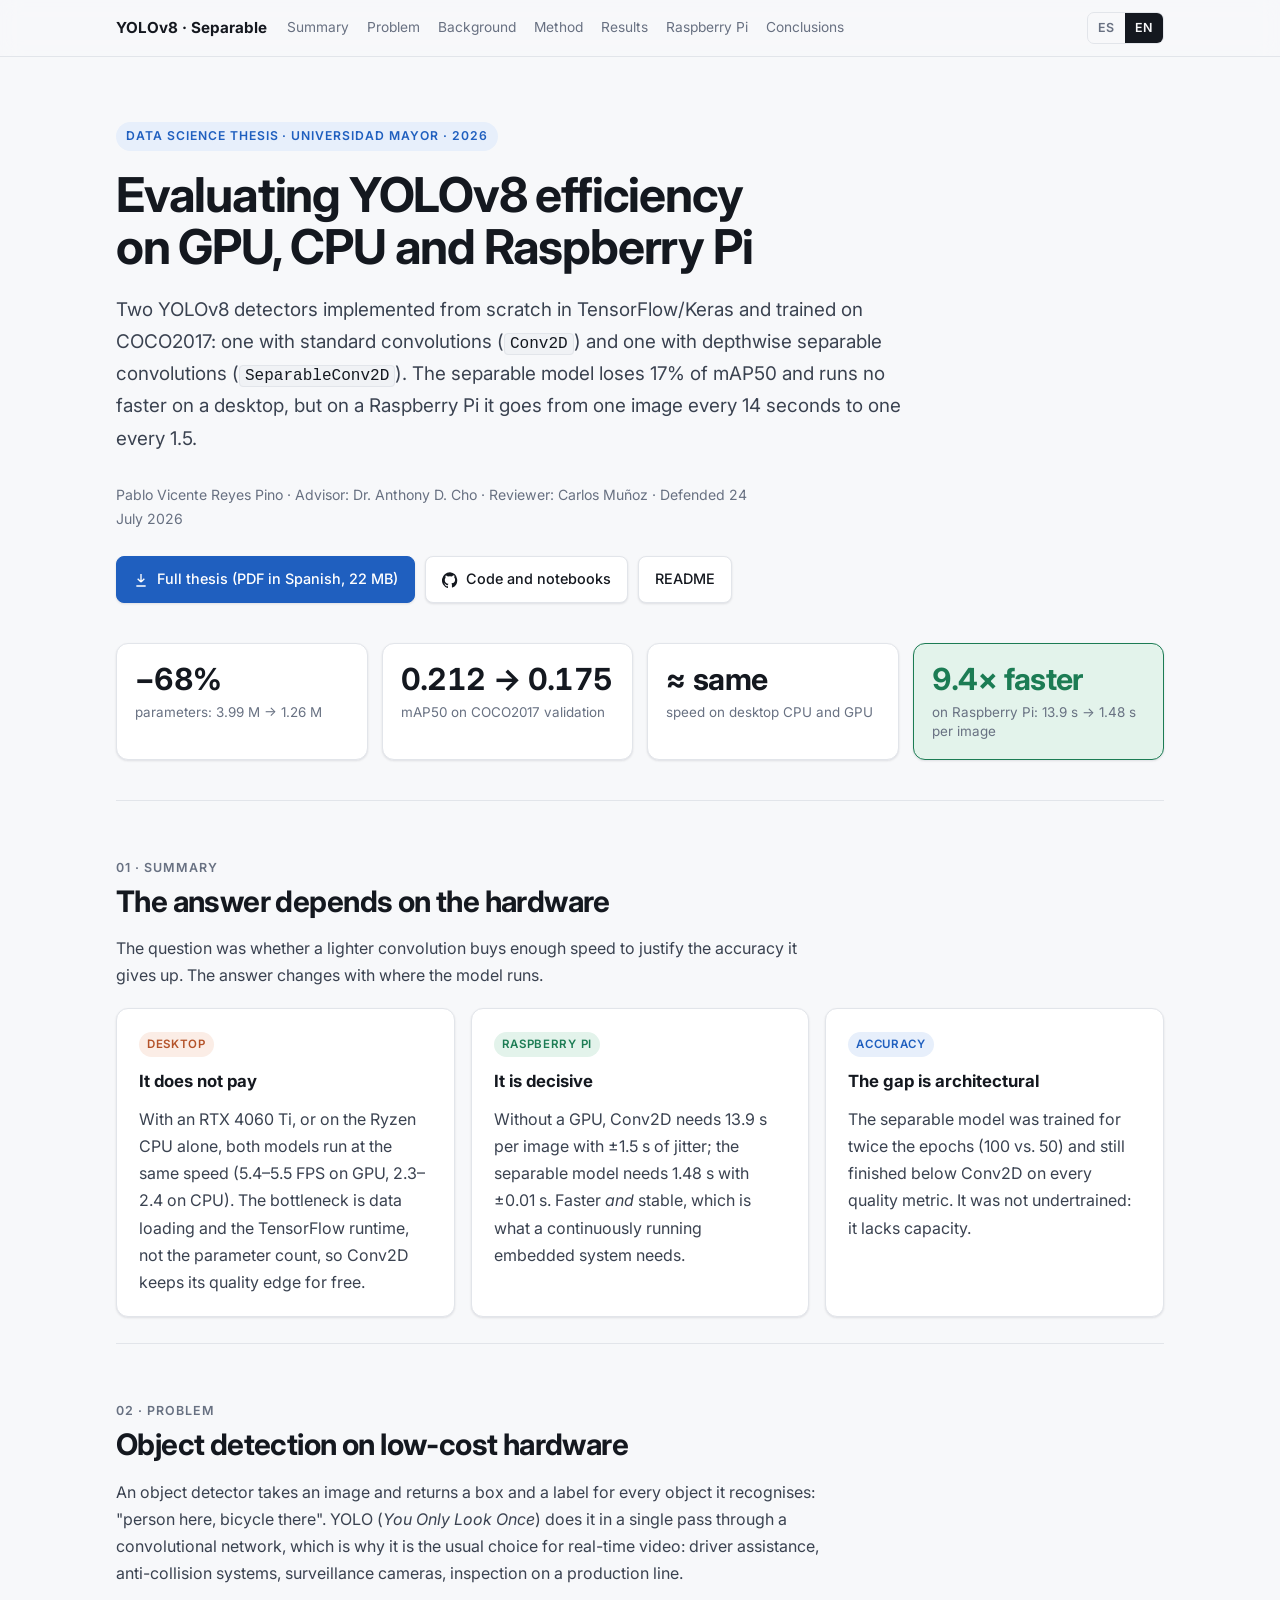
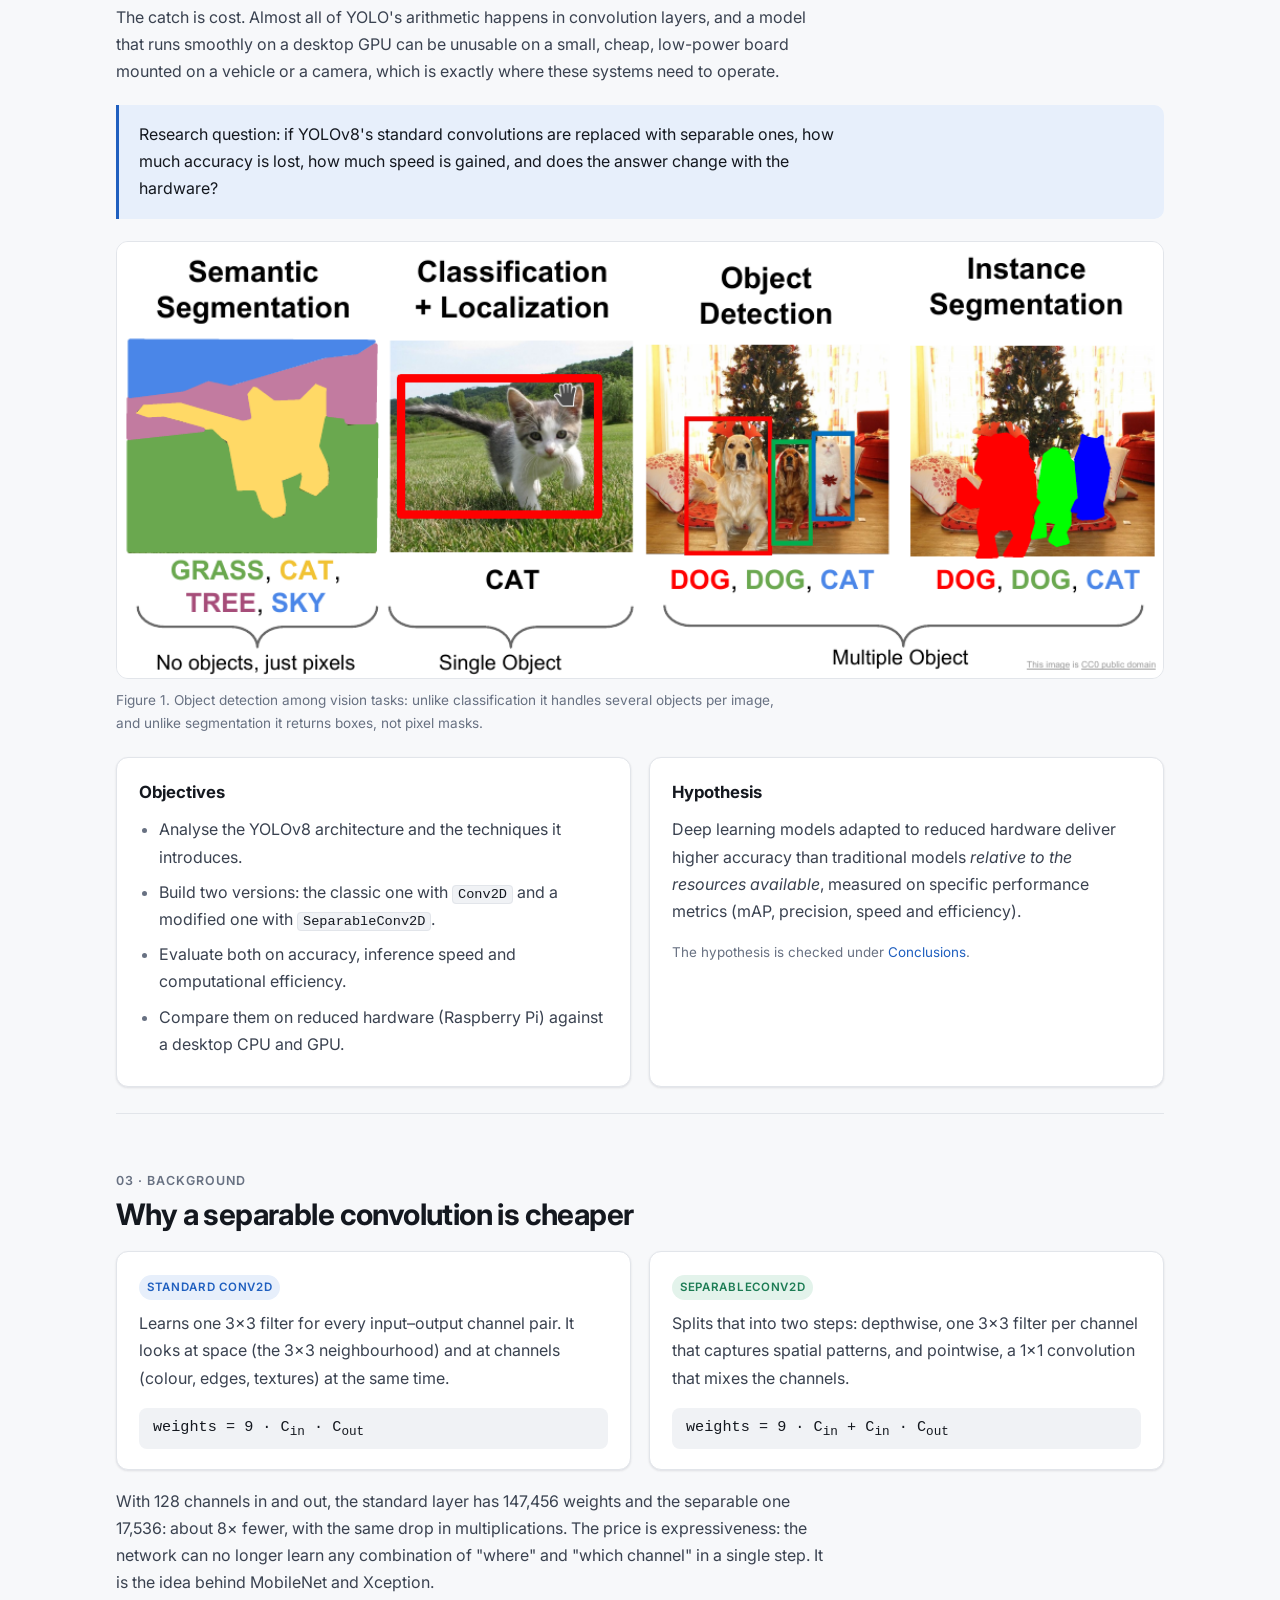
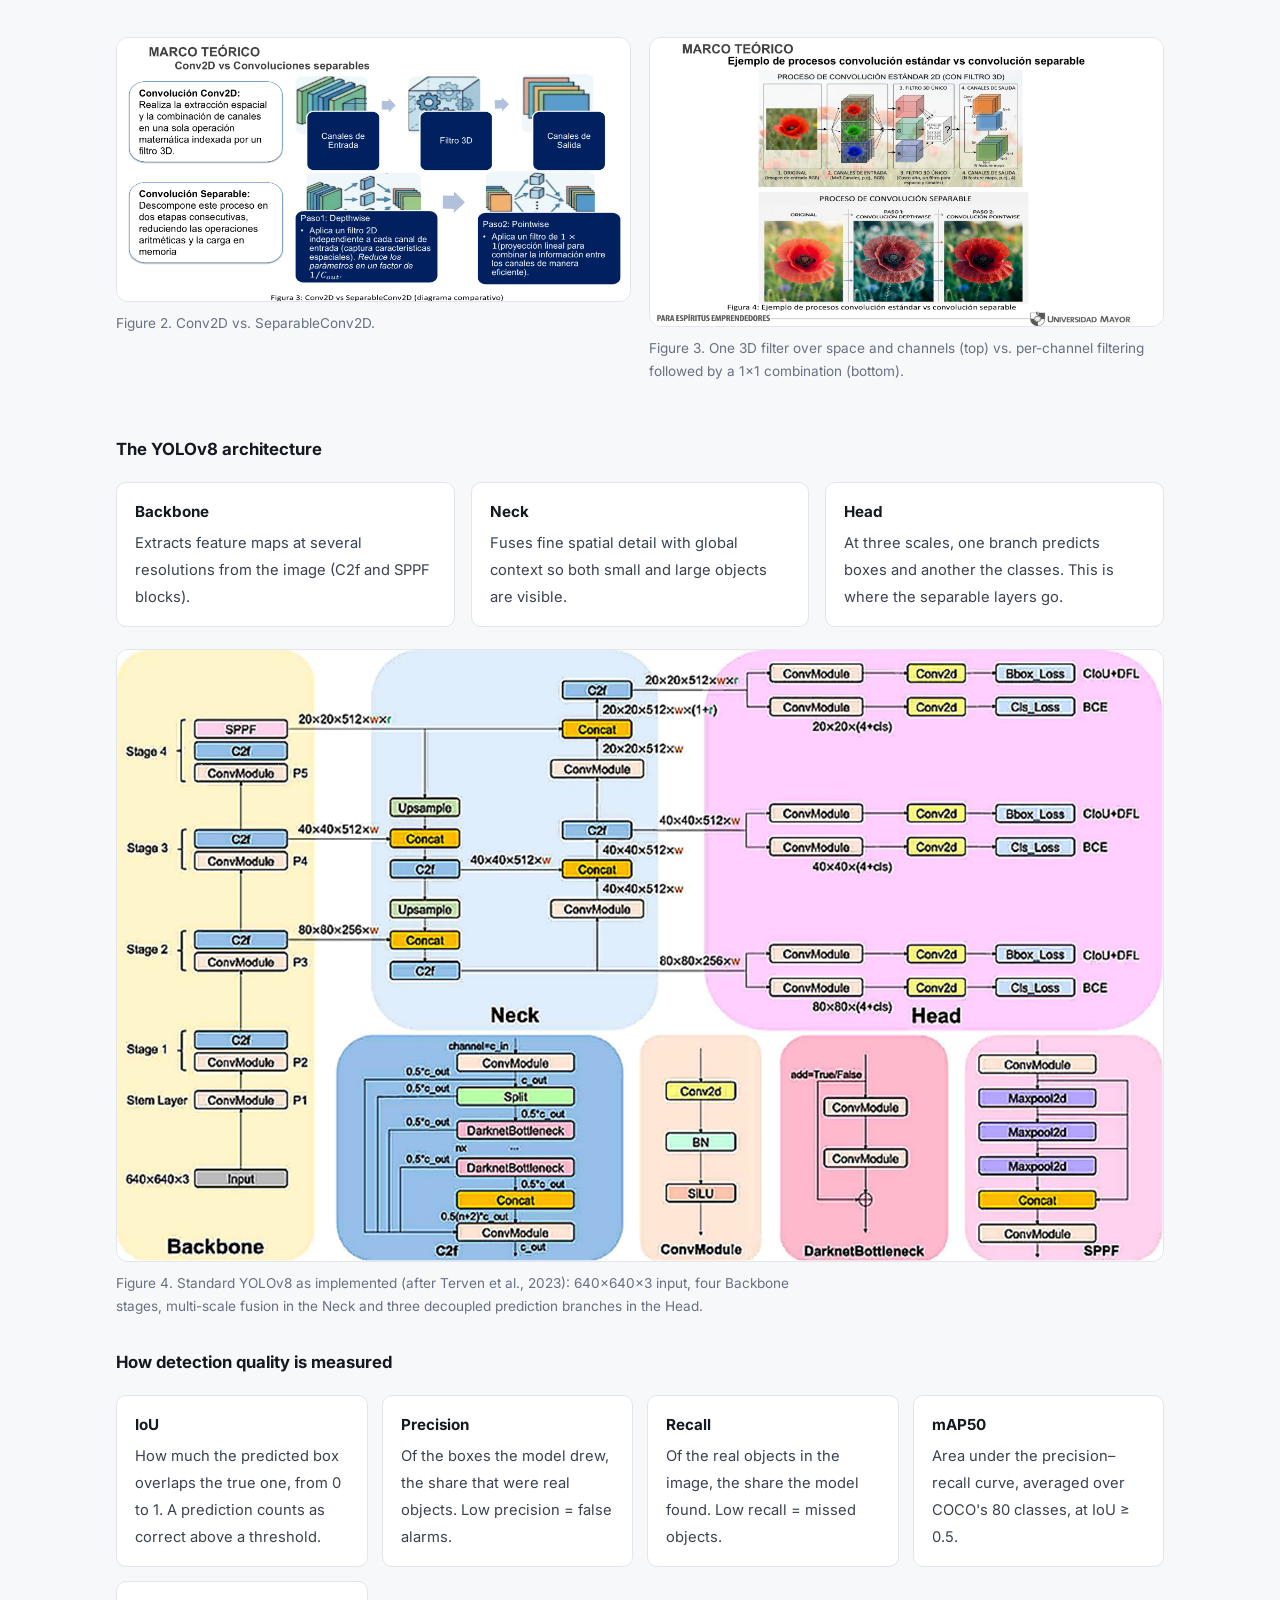
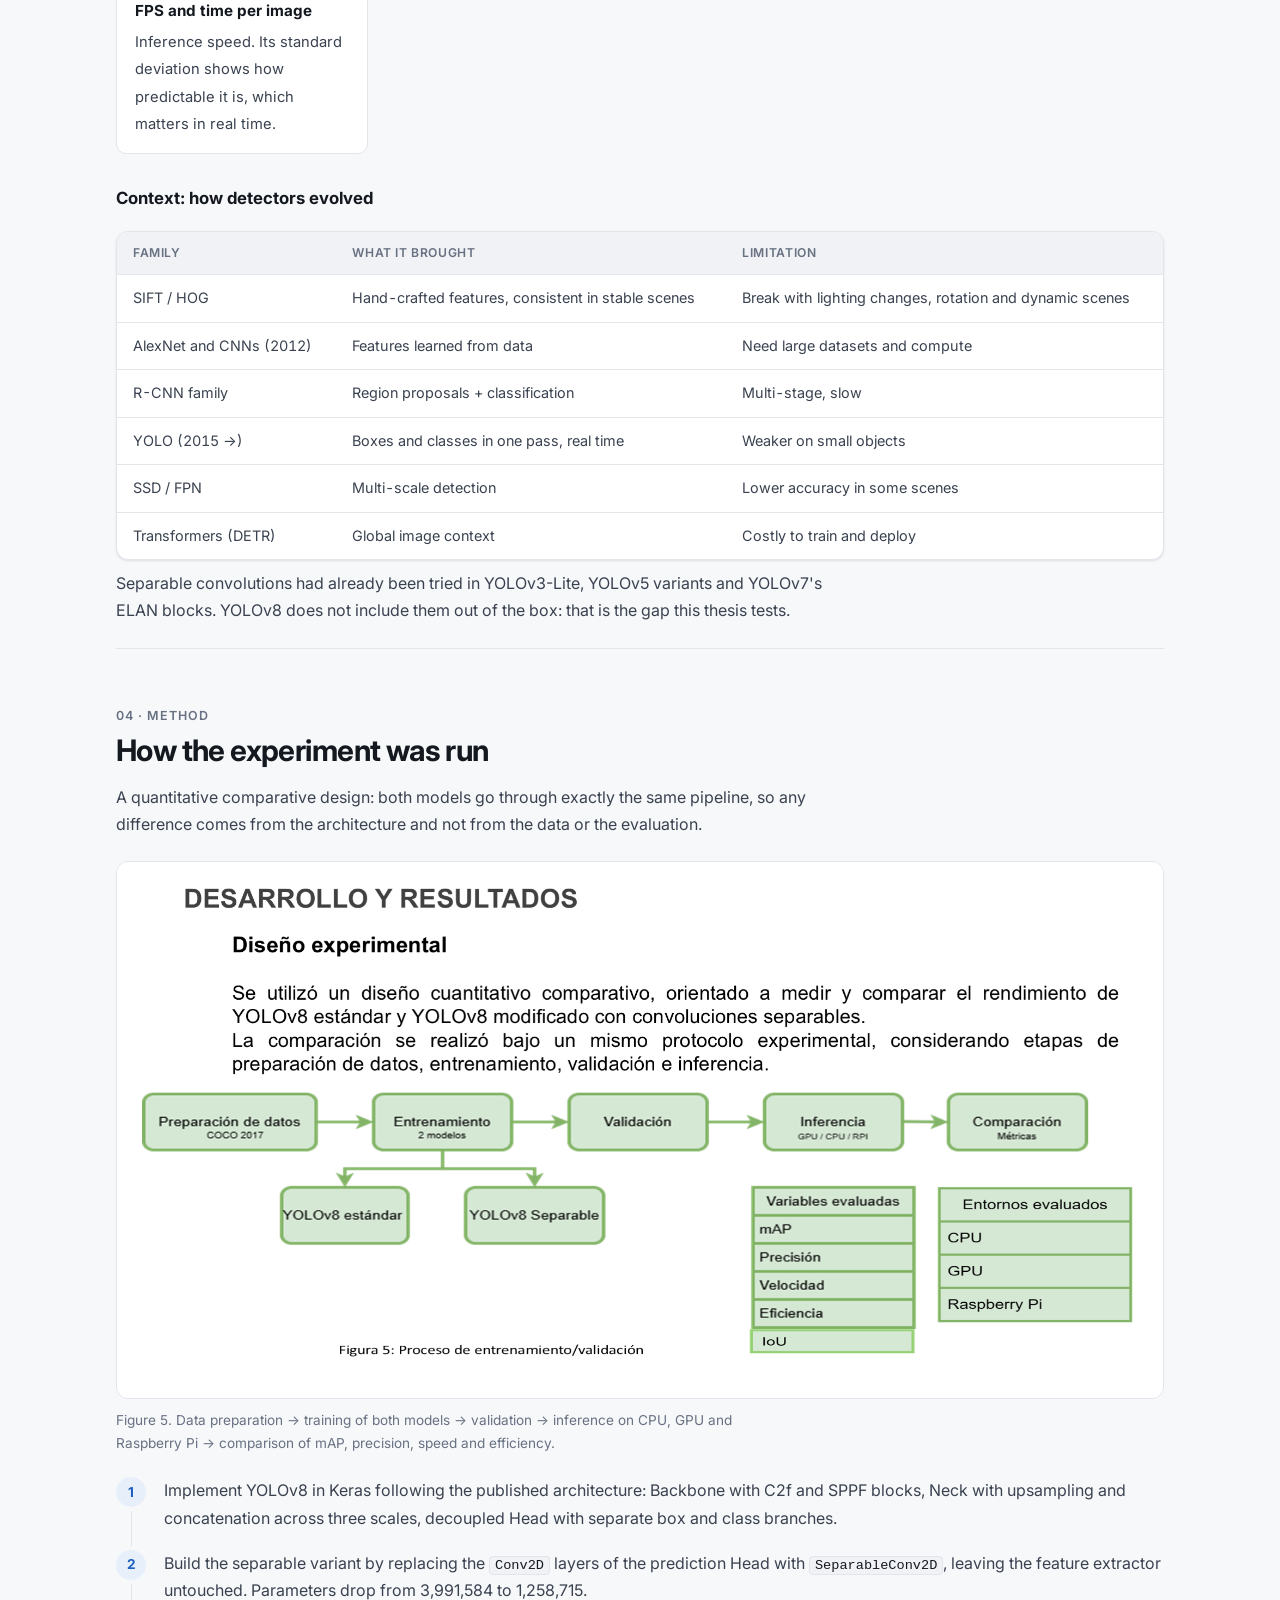
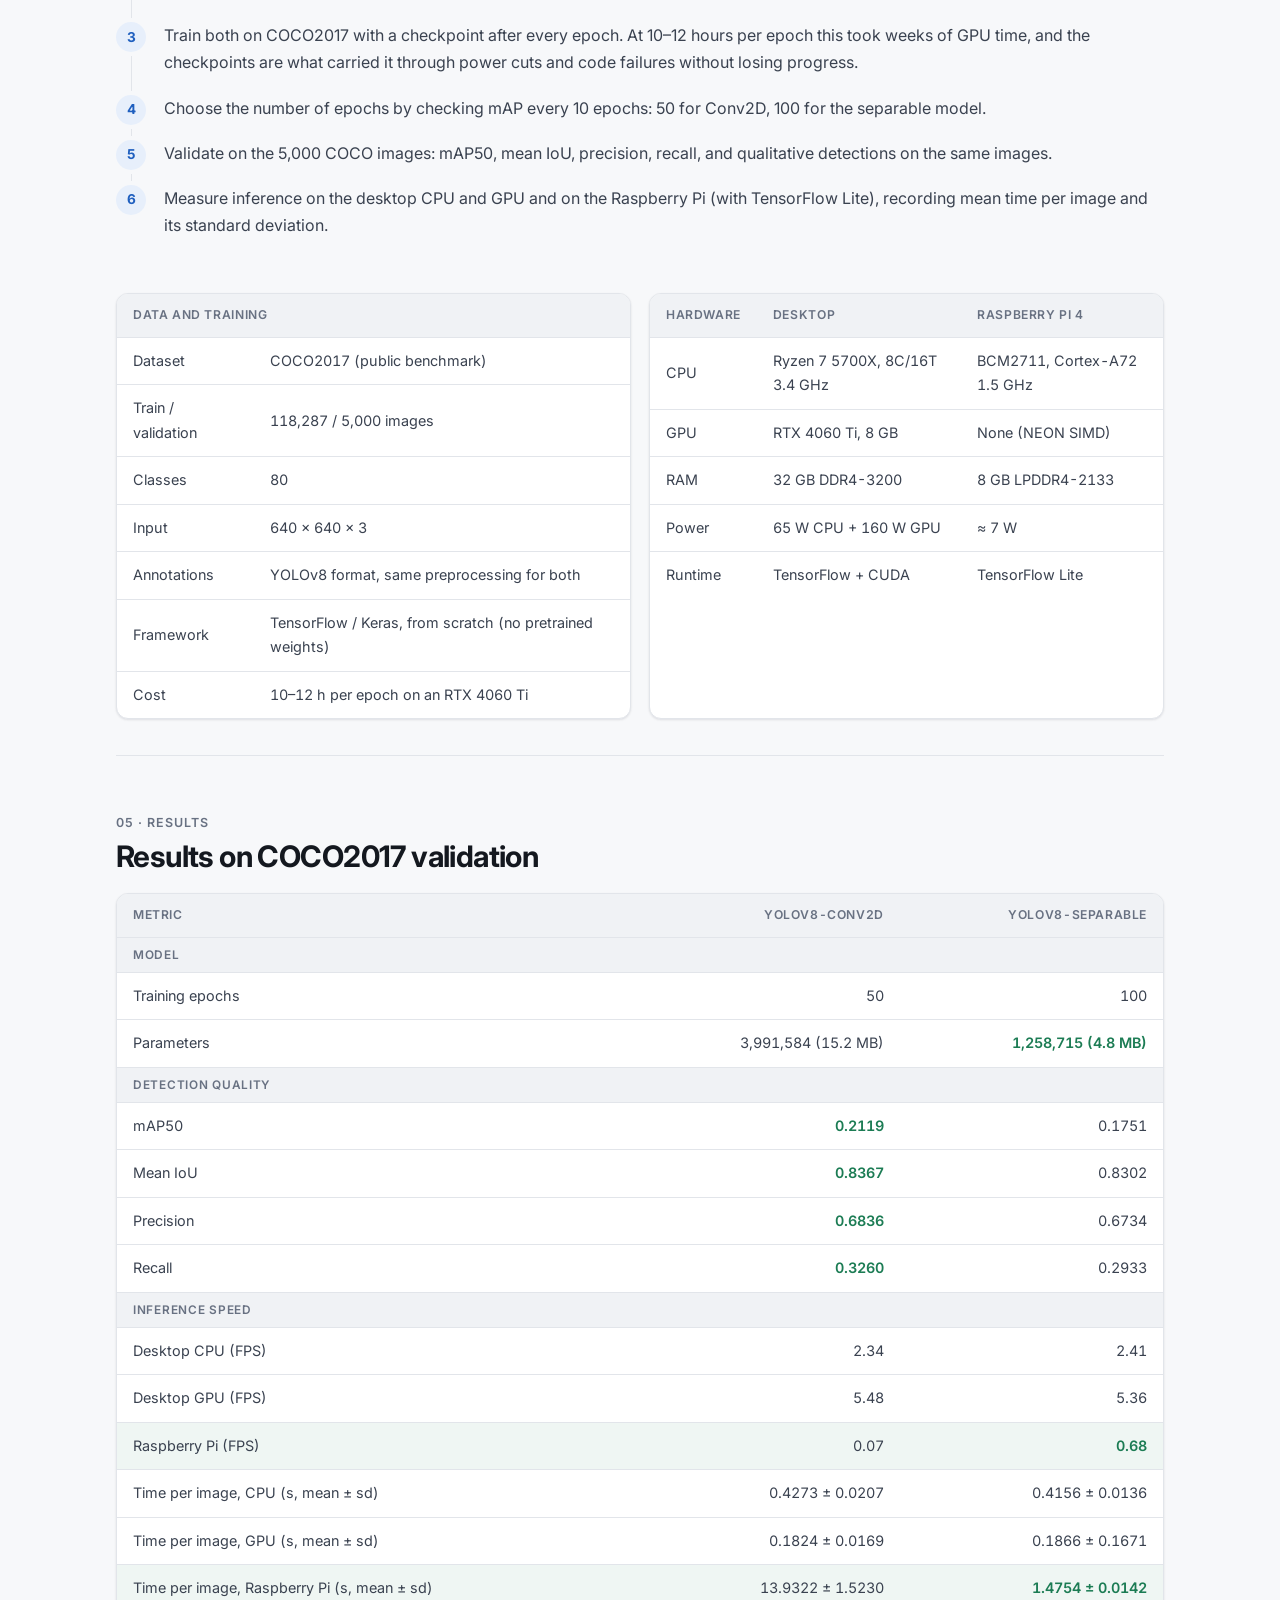
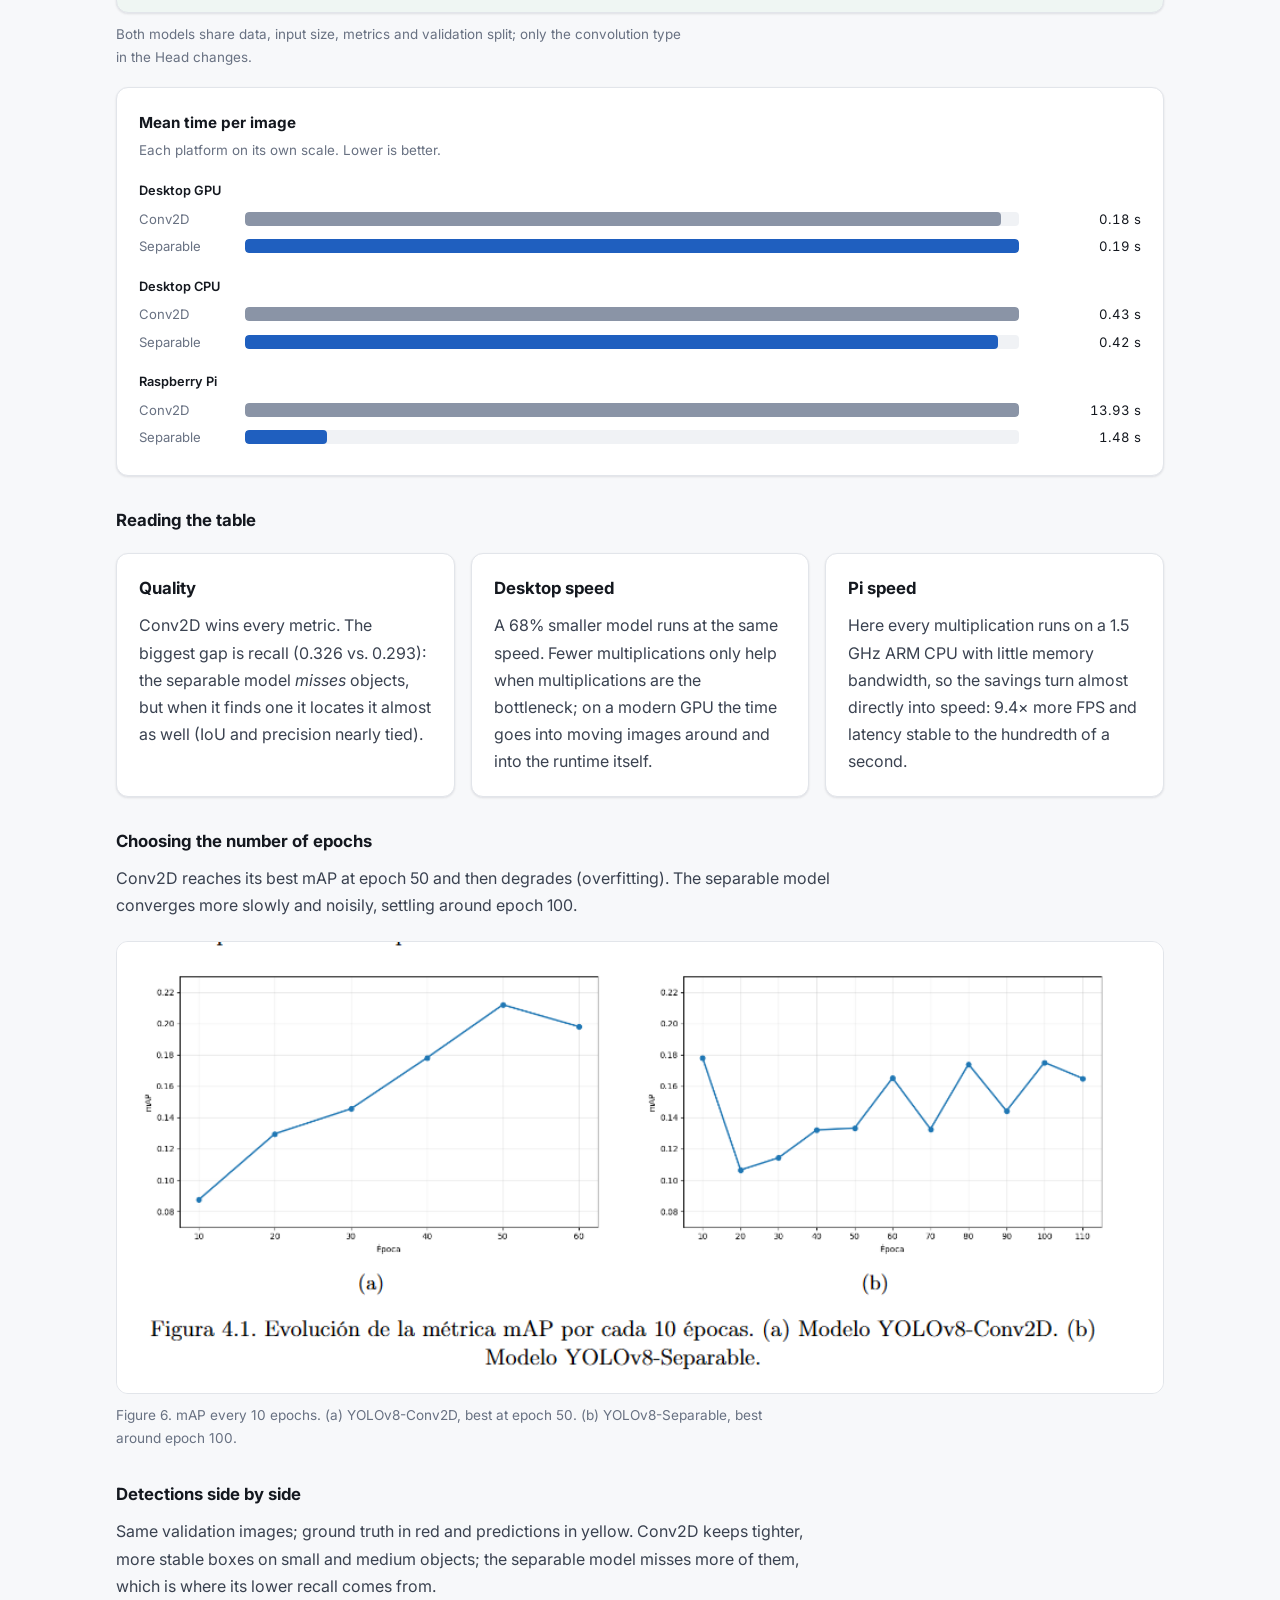
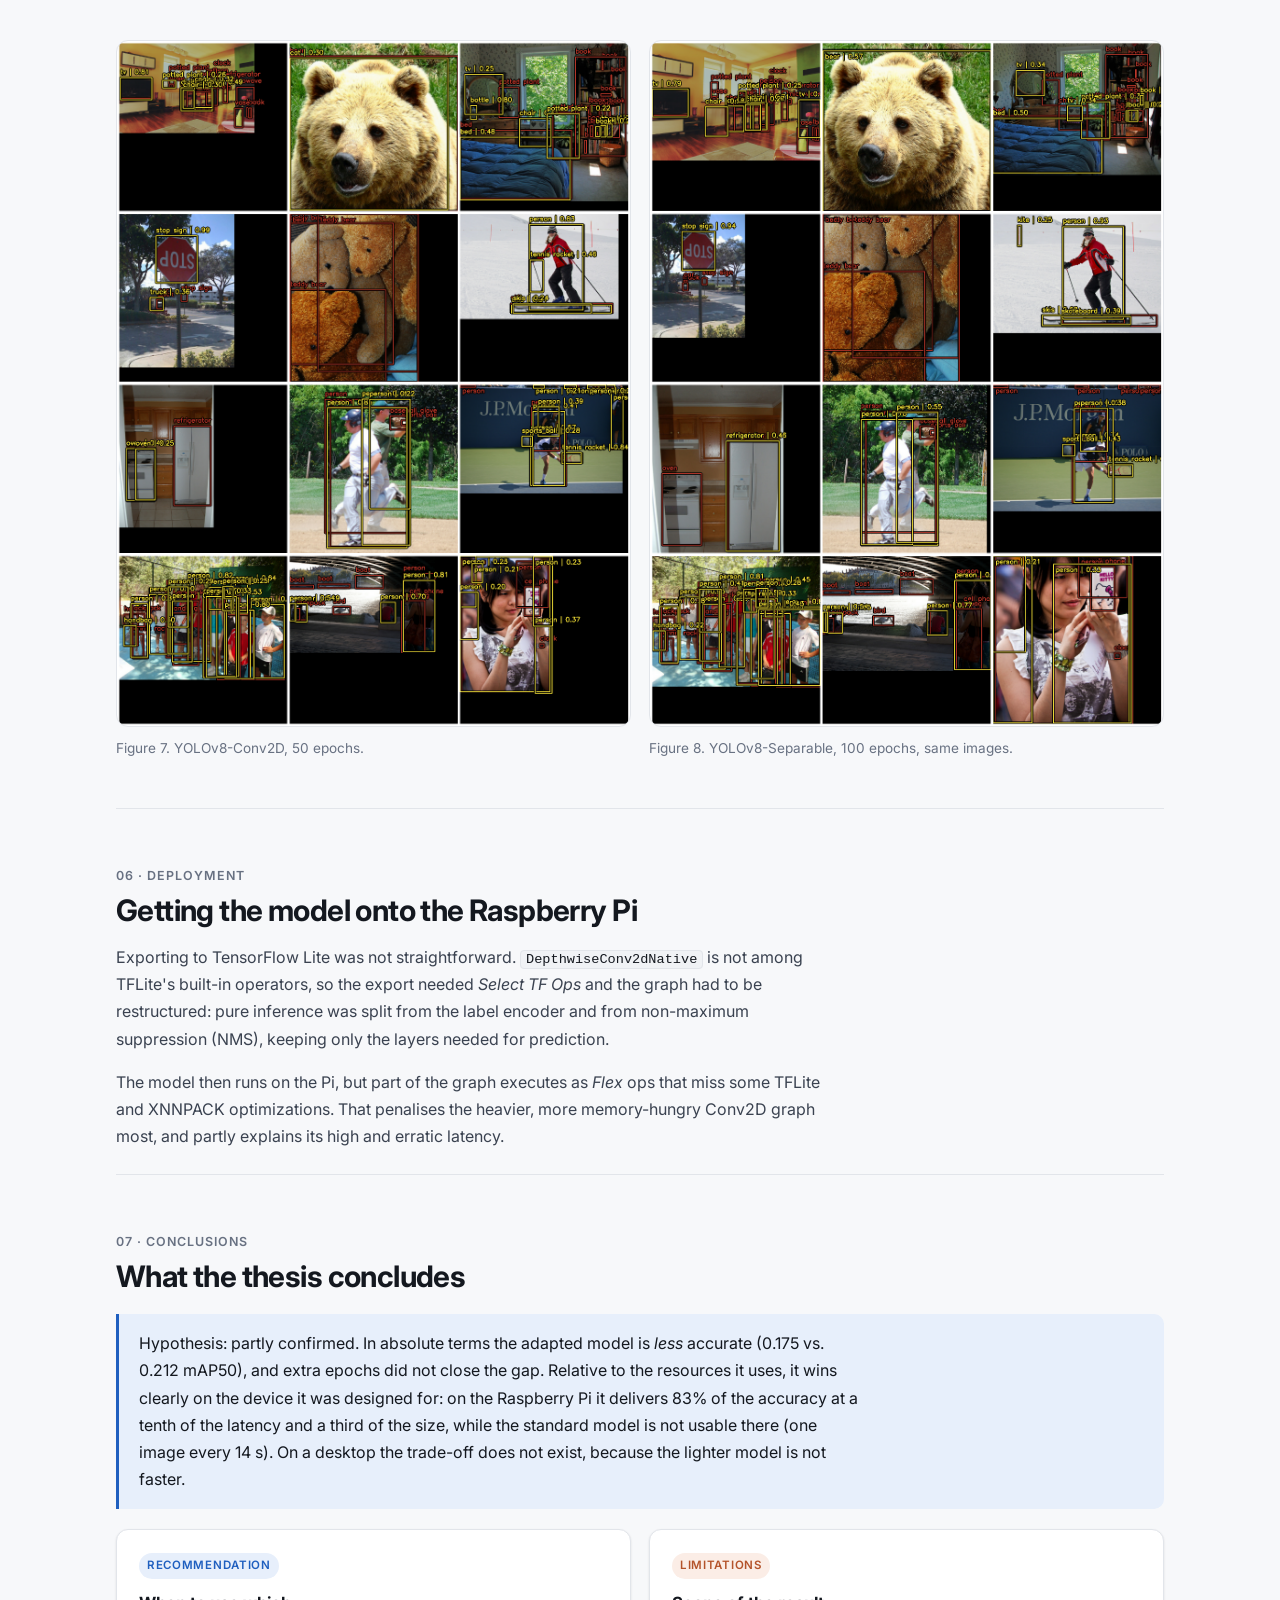
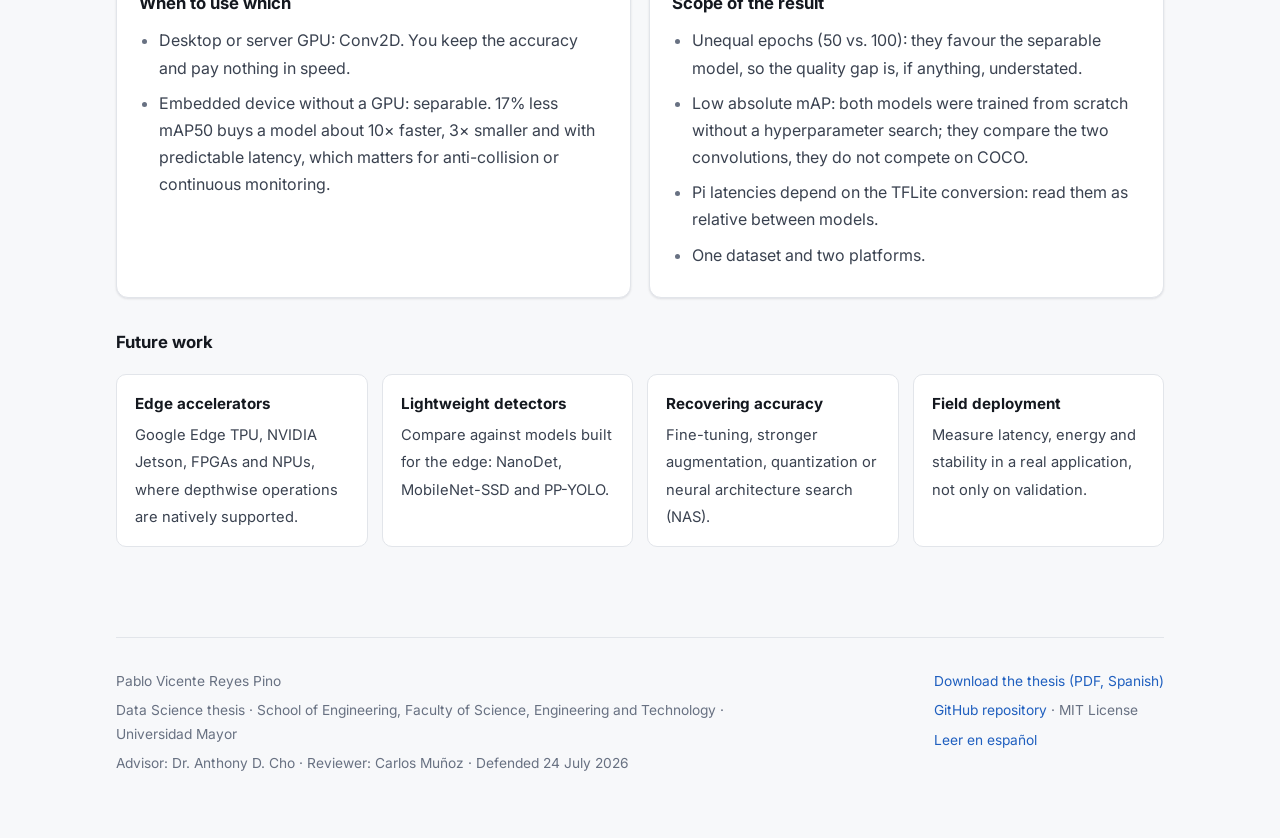
<file: docs/en/index.html>
<!doctype html>
<html lang="en">
<head>
<meta charset="utf-8">
<meta name="viewport" content="width=device-width, initial-scale=1">
<title>YOLOv8: standard vs. separable convolutions on GPU, CPU and Raspberry Pi</title>
<meta name="description" content="Data Science thesis: separable convolutions cost 17% of mAP50 on COCO2017, change nothing on a desktop, and make YOLOv8 ~10x faster on a Raspberry Pi.">
<link rel="alternate" hreflang="es" href="https://rxyxs.github.io/yolov8-separable-convolutions/">
<link rel="alternate" hreflang="en" href="https://rxyxs.github.io/yolov8-separable-convolutions/en/">
<link rel="preconnect" href="https://fonts.googleapis.com">
<link rel="preconnect" href="https://fonts.gstatic.com" crossorigin>
<link href="https://fonts.googleapis.com/css2?family=Inter:wght@400;500;600;700&display=swap" rel="stylesheet">
<link rel="stylesheet" href="../assets/style.css">
</head>
<body>
<div class="topbar"><div class="in">
<a class="brand" href="#">YOLOv8 · Separable</a>
<nav class="nav">
<a href="#summary">Summary</a><a href="#problem">Problem</a><a href="#background">Background</a>
<a href="#method">Method</a><a href="#results">Results</a><a href="#raspberry">Raspberry Pi</a><a href="#conclusions">Conclusions</a>
</nav>
<div class="lang"><a href="../" hreflang="es" lang="es">ES</a><span>EN</span></div>
</div></div>

<div class="wrap">
<header class="hero">
<p class="eyebrow">Data Science thesis · Universidad Mayor · 2026</p>
<h1>Evaluating YOLOv8 efficiency on GPU, CPU and Raspberry Pi</h1>
<p class="lede">Two YOLOv8 detectors implemented from scratch in TensorFlow/Keras and trained on COCO2017: one with standard convolutions (<code>Conv2D</code>) and one with depthwise separable convolutions (<code>SeparableConv2D</code>). The separable model loses 17% of mAP50 and runs no faster on a desktop, but on a Raspberry Pi it goes from one image every 14 seconds to one every 1.5.</p>
<p class="meta">Pablo Vicente Reyes Pino · Advisor: Dr. Anthony D. Cho · Reviewer: Carlos Muñoz · Defended 24 July 2026</p>
<div class="btns">
<a class="btn primary" href="../tesis_yolov8_separable.pdf"><svg viewBox="0 0 24 24" fill="none" stroke="currentColor" stroke-width="2" aria-hidden="true"><path d="M12 3v12m0 0l-5-5m5 5l5-5M5 21h14"/></svg>Full thesis (PDF in Spanish, 22 MB)</a>
<a class="btn" href="https://github.com/Rxyxs/yolov8-separable-convolutions"><svg viewBox="0 0 24 24" fill="currentColor" aria-hidden="true"><path d="M12 .5a12 12 0 00-3.8 23.4c.6.1.8-.3.8-.6v-2c-3.3.7-4-1.6-4-1.6-.6-1.4-1.4-1.8-1.4-1.8-1-.7.1-.7.1-.7 1.2.1 1.8 1.2 1.8 1.2 1 1.8 2.8 1.3 3.5 1 .1-.8.4-1.3.7-1.6-2.7-.3-5.5-1.3-5.5-6 0-1.3.5-2.4 1.2-3.2-.1-.3-.5-1.5.1-3.2 0 0 1-.3 3.3 1.2a11.5 11.5 0 016 0C17.3 4.7 18.3 5 18.3 5c.6 1.7.2 2.9.1 3.2.8.8 1.2 1.9 1.2 3.2 0 4.6-2.8 5.6-5.5 5.9.4.4.8 1.1.8 2.2v3.3c0 .3.2.7.8.6A12 12 0 0012 .5z"/></svg>Code and notebooks</a>
<a class="btn" href="https://github.com/Rxyxs/yolov8-separable-convolutions#readme">README</a>
</div>
<div class="kpis">
<div class="kpi"><span class="v">−68%</span><span class="l">parameters: 3.99 M → 1.26 M</span></div>
<div class="kpi"><span class="v">0.212 → 0.175</span><span class="l">mAP50 on COCO2017 validation</span></div>
<div class="kpi"><span class="v">≈ same</span><span class="l">speed on desktop CPU and GPU</span></div>
<div class="kpi hl"><span class="v">9.4× faster</span><span class="l">on Raspberry Pi: 13.9 s → 1.48 s per image</span></div>
</div>
</header>

<section id="summary">
<p class="sec-num">01 · Summary</p>
<h2>The answer depends on the hardware</h2>
<p>The question was whether a lighter convolution buys enough speed to justify the accuracy it gives up. The answer changes with where the model runs.</p>
<div class="cols3">
<div class="card"><span class="tag warn">Desktop</span><h3>It does not pay</h3><p>With an RTX 4060 Ti, or on the Ryzen CPU alone, both models run at the same speed (5.4–5.5 FPS on GPU, 2.3–2.4 on CPU). The bottleneck is data loading and the TensorFlow runtime, not the parameter count, so Conv2D keeps its quality edge for free.</p></div>
<div class="card"><span class="tag good">Raspberry Pi</span><h3>It is decisive</h3><p>Without a GPU, Conv2D needs 13.9 s per image with ±1.5 s of jitter; the separable model needs 1.48 s with ±0.01 s. Faster <em>and</em> stable, which is what a continuously running embedded system needs.</p></div>
<div class="card"><span class="tag info">Accuracy</span><h3>The gap is architectural</h3><p>The separable model was trained for twice the epochs (100 vs. 50) and still finished below Conv2D on every quality metric. It was not undertrained: it lacks capacity.</p></div>
</div>
</section>

<section id="problem">
<p class="sec-num">02 · Problem</p>
<h2>Object detection on low-cost hardware</h2>
<p>An object detector takes an image and returns a box and a label for every object it recognises: "person here, bicycle there". YOLO (<em>You Only Look Once</em>) does it in a single pass through a convolutional network, which is why it is the usual choice for real-time video: driver assistance, anti-collision systems, surveillance cameras, inspection on a production line.</p>
<p>The catch is cost. Almost all of YOLO's arithmetic happens in convolution layers, and a model that runs smoothly on a desktop GPU can be unusable on a small, cheap, low-power board mounted on a vehicle or a camera, which is exactly where these systems need to operate.</p>
<div class="callout"><p>Research question: if YOLOv8's standard convolutions are replaced with separable ones, how much accuracy is lost, how much speed is gained, and does the answer change with the hardware?</p></div>
<figure>
<img src="../figures/figura1_ejemplo_yolo.png" alt="Semantic segmentation, classification and localization, object detection, instance segmentation" loading="lazy">
<figcaption>Figure 1. Object detection among vision tasks: unlike classification it handles several objects per image, and unlike segmentation it returns boxes, not pixel masks.</figcaption>
</figure>
<div class="cols">
<div class="card"><h3>Objectives</h3><ul>
<li>Analyse the YOLOv8 architecture and the techniques it introduces.</li>
<li>Build two versions: the classic one with <code>Conv2D</code> and a modified one with <code>SeparableConv2D</code>.</li>
<li>Evaluate both on accuracy, inference speed and computational efficiency.</li>
<li>Compare them on reduced hardware (Raspberry Pi) against a desktop CPU and GPU.</li></ul></div>
<div class="card"><h3>Hypothesis</h3><p>Deep learning models adapted to reduced hardware deliver higher accuracy than traditional models <em>relative to the resources available</em>, measured on specific performance metrics (mAP, precision, speed and efficiency).</p><p class="note">The hypothesis is checked under <a href="#conclusions">Conclusions</a>.</p></div>
</div>
</section>

<section id="background">
<p class="sec-num">03 · Background</p>
<h2>Why a separable convolution is cheaper</h2>
<div class="cols">
<div class="card"><span class="tag info">Standard Conv2D</span><p>Learns one 3×3 filter for every input–output channel pair. It looks at space (the 3×3 neighbourhood) and at channels (colour, edges, textures) at the same time.</p><div class="formula">weights = 9 · C<sub>in</sub> · C<sub>out</sub></div></div>
<div class="card"><span class="tag good">SeparableConv2D</span><p>Splits that into two steps: depthwise, one 3×3 filter per channel that captures spatial patterns, and pointwise, a 1×1 convolution that mixes the channels.</p><div class="formula">weights = 9 · C<sub>in</sub> + C<sub>in</sub> · C<sub>out</sub></div></div>
</div>
<p>With 128 channels in and out, the standard layer has 147,456 weights and the separable one 17,536: about 8× fewer, with the same drop in multiplications. The price is expressiveness: the network can no longer learn any combination of "where" and "which channel" in a single step. It is the idea behind MobileNet and Xception.</p>
<div class="cols">
<figure>
<img src="../figures/figura3_conv2d_vs_separable.png" alt="Conv2D vs SeparableConv2D" loading="lazy">
<figcaption>Figure 2. Conv2D vs. SeparableConv2D.</figcaption>
</figure>
<figure>
<img src="../figures/figura4_procesos_convolucion.png" alt="Standard vs separable convolution process" loading="lazy">
<figcaption>Figure 3. One 3D filter over space and channels (top) vs. per-channel filtering followed by a 1×1 combination (bottom).</figcaption>
</figure>
</div>

<h3>The YOLOv8 architecture</h3>
<div class="cols3">
<div class="def"><h4>Backbone</h4><span>Extracts feature maps at several resolutions from the image (C2f and SPPF blocks).</span></div>
<div class="def"><h4>Neck</h4><span>Fuses fine spatial detail with global context so both small and large objects are visible.</span></div>
<div class="def"><h4>Head</h4><span>At three scales, one branch predicts boxes and another the classes. This is where the separable layers go.</span></div>
</div>
<figure>
<img src="../figures/figura2_arquitectura_yolov8.png" alt="YOLOv8 architecture: Backbone, Neck and Head" loading="lazy">
<figcaption>Figure 4. Standard YOLOv8 as implemented (after Terven et al., 2023): 640×640×3 input, four Backbone stages, multi-scale fusion in the Neck and three decoupled prediction branches in the Head.</figcaption>
</figure>

<h3>How detection quality is measured</h3>
<div class="defs">
<div class="def"><h4>IoU</h4><span>How much the predicted box overlaps the true one, from 0 to 1. A prediction counts as correct above a threshold.</span></div>
<div class="def"><h4>Precision</h4><span>Of the boxes the model drew, the share that were real objects. Low precision = false alarms.</span></div>
<div class="def"><h4>Recall</h4><span>Of the real objects in the image, the share the model found. Low recall = missed objects.</span></div>
<div class="def"><h4>mAP50</h4><span>Area under the precision–recall curve, averaged over COCO's 80 classes, at IoU ≥ 0.5.</span></div>
<div class="def"><h4>FPS and time per image</h4><span>Inference speed. Its standard deviation shows how predictable it is, which matters in real time.</span></div>
</div>

<h3>Context: how detectors evolved</h3>
<div class="tbl left"><table>
<thead><tr><th>Family</th><th>What it brought</th><th>Limitation</th></tr></thead>
<tbody>
<tr><td>SIFT / HOG</td><td>Hand-crafted features, consistent in stable scenes</td><td>Break with lighting changes, rotation and dynamic scenes</td></tr>
<tr><td>AlexNet and CNNs (2012)</td><td>Features learned from data</td><td>Need large datasets and compute</td></tr>
<tr><td>R-CNN family</td><td>Region proposals + classification</td><td>Multi-stage, slow</td></tr>
<tr><td>YOLO (2015 →)</td><td>Boxes and classes in one pass, real time</td><td>Weaker on small objects</td></tr>
<tr><td>SSD / FPN</td><td>Multi-scale detection</td><td>Lower accuracy in some scenes</td></tr>
<tr><td>Transformers (DETR)</td><td>Global image context</td><td>Costly to train and deploy</td></tr>
</tbody></table></div>
<p>Separable convolutions had already been tried in YOLOv3-Lite, YOLOv5 variants and YOLOv7's ELAN blocks. YOLOv8 does not include them out of the box: that is the gap this thesis tests.</p>
</section>

<section id="method">
<p class="sec-num">04 · Method</p>
<h2>How the experiment was run</h2>
<p>A quantitative comparative design: both models go through exactly the same pipeline, so any difference comes from the architecture and not from the data or the evaluation.</p>
<figure>
<img src="../figures/figura5_proceso_entrenamiento.png" alt="Pipeline: data preparation, training of two models, validation, inference on CPU/GPU/Raspberry Pi, comparison" loading="lazy">
<figcaption>Figure 5. Data preparation → training of both models → validation → inference on CPU, GPU and Raspberry Pi → comparison of mAP, precision, speed and efficiency.</figcaption>
</figure>
<ol class="steps">
<li>Implement YOLOv8 in Keras following the published architecture: Backbone with C2f and SPPF blocks, Neck with upsampling and concatenation across three scales, decoupled Head with separate box and class branches.</li>
<li>Build the separable variant by replacing the <code>Conv2D</code> layers of the prediction Head with <code>SeparableConv2D</code>, leaving the feature extractor untouched. Parameters drop from 3,991,584 to 1,258,715.</li>
<li>Train both on COCO2017 with a checkpoint after every epoch. At 10–12 hours per epoch this took weeks of GPU time, and the checkpoints are what carried it through power cuts and code failures without losing progress.</li>
<li>Choose the number of epochs by checking mAP every 10 epochs: 50 for Conv2D, 100 for the separable model.</li>
<li>Validate on the 5,000 COCO images: mAP50, mean IoU, precision, recall, and qualitative detections on the same images.</li>
<li>Measure inference on the desktop CPU and GPU and on the Raspberry Pi (with TensorFlow Lite), recording mean time per image and its standard deviation.</li>
</ol>
<div class="cols">
<div class="tbl left"><table>
<thead><tr><th colspan="2">Data and training</th></tr></thead>
<tbody>
<tr><td>Dataset</td><td>COCO2017 (public benchmark)</td></tr>
<tr><td>Train / validation</td><td>118,287 / 5,000 images</td></tr>
<tr><td>Classes</td><td>80</td></tr>
<tr><td>Input</td><td>640 × 640 × 3</td></tr>
<tr><td>Annotations</td><td>YOLOv8 format, same preprocessing for both</td></tr>
<tr><td>Framework</td><td>TensorFlow / Keras, from scratch (no pretrained weights)</td></tr>
<tr><td>Cost</td><td>10–12 h per epoch on an RTX 4060 Ti</td></tr>
</tbody></table></div>
<div class="tbl left"><table>
<thead><tr><th>Hardware</th><th>Desktop</th><th>Raspberry Pi 4</th></tr></thead>
<tbody>
<tr><td>CPU</td><td>Ryzen 7 5700X, 8C/16T 3.4 GHz</td><td>BCM2711, Cortex-A72 1.5 GHz</td></tr>
<tr><td>GPU</td><td>RTX 4060 Ti, 8 GB</td><td>None (NEON SIMD)</td></tr>
<tr><td>RAM</td><td>32 GB DDR4-3200</td><td>8 GB LPDDR4-2133</td></tr>
<tr><td>Power</td><td>65 W CPU + 160 W GPU</td><td>≈ 7 W</td></tr>
<tr><td>Runtime</td><td>TensorFlow + CUDA</td><td>TensorFlow Lite</td></tr>
</tbody></table></div>
</div>
</section>

<section id="results">
<p class="sec-num">05 · Results</p>
<h2>Results on COCO2017 validation</h2>
<div class="tbl"><table>
<thead><tr><th>Metric</th><th>YOLOv8-Conv2D</th><th>YOLOv8-Separable</th></tr></thead>
<tbody>
<tr class="grp"><td colspan="3">Model</td></tr>
<tr><td>Training epochs</td><td>50</td><td>100</td></tr>
<tr><td>Parameters</td><td>3,991,584 (15.2 MB)</td><td class="win">1,258,715 (4.8 MB)</td></tr>
<tr class="grp"><td colspan="3">Detection quality</td></tr>
<tr><td>mAP50</td><td class="win">0.2119</td><td>0.1751</td></tr>
<tr><td>Mean IoU</td><td class="win">0.8367</td><td>0.8302</td></tr>
<tr><td>Precision</td><td class="win">0.6836</td><td>0.6734</td></tr>
<tr><td>Recall</td><td class="win">0.3260</td><td>0.2933</td></tr>
<tr class="grp"><td colspan="3">Inference speed</td></tr>
<tr><td>Desktop CPU (FPS)</td><td>2.34</td><td>2.41</td></tr>
<tr><td>Desktop GPU (FPS)</td><td>5.48</td><td>5.36</td></tr>
<tr class="hl"><td>Raspberry Pi (FPS)</td><td>0.07</td><td class="win">0.68</td></tr>
<tr><td>Time per image, CPU (s, mean ± sd)</td><td>0.4273 ± 0.0207</td><td>0.4156 ± 0.0136</td></tr>
<tr><td>Time per image, GPU (s, mean ± sd)</td><td>0.1824 ± 0.0169</td><td>0.1866 ± 0.1671</td></tr>
<tr class="hl"><td>Time per image, Raspberry Pi (s, mean ± sd)</td><td>13.9322 ± 1.5230</td><td class="win">1.4754 ± 0.0142</td></tr>
</tbody></table></div>
<p class="note">Both models share data, input size, metrics and validation split; only the convolution type in the Head changes.</p>

<div class="bars">
<h4>Mean time per image</h4>
<p class="sub">Each platform on its own scale. Lower is better.</p>
<div class="bgroup"><div class="gl">Desktop GPU</div>
<div class="brow"><span class="n">Conv2D</span><span class="t"><span class="f c" style="width:97.7%;display:block"></span></span><span class="x">0.18 s</span></div>
<div class="brow"><span class="n">Separable</span><span class="t"><span class="f s" style="width:100%;display:block"></span></span><span class="x">0.19 s</span></div></div>
<div class="bgroup"><div class="gl">Desktop CPU</div>
<div class="brow"><span class="n">Conv2D</span><span class="t"><span class="f c" style="width:100%;display:block"></span></span><span class="x">0.43 s</span></div>
<div class="brow"><span class="n">Separable</span><span class="t"><span class="f s" style="width:97.3%;display:block"></span></span><span class="x">0.42 s</span></div></div>
<div class="bgroup"><div class="gl">Raspberry Pi</div>
<div class="brow"><span class="n">Conv2D</span><span class="t"><span class="f c" style="width:100%;display:block"></span></span><span class="x">13.93 s</span></div>
<div class="brow"><span class="n">Separable</span><span class="t"><span class="f s" style="width:10.6%;display:block"></span></span><span class="x">1.48 s</span></div></div>
</div>

<h3>Reading the table</h3>
<div class="cols3">
<div class="card"><h3>Quality</h3><p>Conv2D wins every metric. The biggest gap is recall (0.326 vs. 0.293): the separable model <em>misses</em> objects, but when it finds one it locates it almost as well (IoU and precision nearly tied).</p></div>
<div class="card"><h3>Desktop speed</h3><p>A 68% smaller model runs at the same speed. Fewer multiplications only help when multiplications are the bottleneck; on a modern GPU the time goes into moving images around and into the runtime itself.</p></div>
<div class="card"><h3>Pi speed</h3><p>Here every multiplication runs on a 1.5 GHz ARM CPU with little memory bandwidth, so the savings turn almost directly into speed: 9.4× more FPS and latency stable to the hundredth of a second.</p></div>
</div>

<h3>Choosing the number of epochs</h3>
<p>Conv2D reaches its best mAP at epoch 50 and then degrades (overfitting). The separable model converges more slowly and noisily, settling around epoch 100.</p>
<figure>
<img src="../figures/figura6_map_epocas.png" alt="mAP every 10 epochs for both models" loading="lazy">
<figcaption>Figure 6. mAP every 10 epochs. (a) YOLOv8-Conv2D, best at epoch 50. (b) YOLOv8-Separable, best around epoch 100.</figcaption>
</figure>

<h3>Detections side by side</h3>
<p>Same validation images; ground truth in red and predictions in yellow. Conv2D keeps tighter, more stable boxes on small and medium objects; the separable model misses more of them, which is where its lower recall comes from.</p>
<div class="cols">
<figure>
<img src="../figures/figura7_deteccion_conv2d.png" alt="Detections by YOLOv8-Conv2D after 50 epochs" loading="lazy">
<figcaption>Figure 7. YOLOv8-Conv2D, 50 epochs.</figcaption>
</figure>
<figure>
<img src="../figures/figura8_deteccion_separable.png" alt="Detections by YOLOv8-Separable after 100 epochs" loading="lazy">
<figcaption>Figure 8. YOLOv8-Separable, 100 epochs, same images.</figcaption>
</figure>
</div>
</section>

<section id="raspberry">
<p class="sec-num">06 · Deployment</p>
<h2>Getting the model onto the Raspberry Pi</h2>
<p>Exporting to TensorFlow Lite was not straightforward. <code>DepthwiseConv2dNative</code> is not among TFLite's built-in operators, so the export needed <em>Select TF Ops</em> and the graph had to be restructured: pure inference was split from the label encoder and from non-maximum suppression (NMS), keeping only the layers needed for prediction.</p>
<p>The model then runs on the Pi, but part of the graph executes as <em>Flex</em> ops that miss some TFLite and XNNPACK optimizations. That penalises the heavier, more memory-hungry Conv2D graph most, and partly explains its high and erratic latency.</p>
</section>

<section id="conclusions">
<p class="sec-num">07 · Conclusions</p>
<h2>What the thesis concludes</h2>
<div class="callout"><p>Hypothesis: partly confirmed. In absolute terms the adapted model is <em>less</em> accurate (0.175 vs. 0.212 mAP50), and extra epochs did not close the gap. Relative to the resources it uses, it wins clearly on the device it was designed for: on the Raspberry Pi it delivers 83% of the accuracy at a tenth of the latency and a third of the size, while the standard model is not usable there (one image every 14 s). On a desktop the trade-off does not exist, because the lighter model is not faster.</p></div>
<div class="cols">
<div class="card"><span class="tag info">Recommendation</span><h3>When to use which</h3><ul>
<li>Desktop or server GPU: Conv2D. You keep the accuracy and pay nothing in speed.</li>
<li>Embedded device without a GPU: separable. 17% less mAP50 buys a model about 10× faster, 3× smaller and with predictable latency, which matters for anti-collision or continuous monitoring.</li></ul></div>
<div class="card"><span class="tag warn">Limitations</span><h3>Scope of the result</h3><ul>
<li>Unequal epochs (50 vs. 100): they favour the separable model, so the quality gap is, if anything, understated.</li>
<li>Low absolute mAP: both models were trained from scratch without a hyperparameter search; they compare the two convolutions, they do not compete on COCO.</li>
<li>Pi latencies depend on the TFLite conversion: read them as relative between models.</li>
<li>One dataset and two platforms.</li></ul></div>
</div>
<h3>Future work</h3>
<div class="defs">
<div class="def"><h4>Edge accelerators</h4><span>Google Edge TPU, NVIDIA Jetson, FPGAs and NPUs, where depthwise operations are natively supported.</span></div>
<div class="def"><h4>Lightweight detectors</h4><span>Compare against models built for the edge: NanoDet, MobileNet-SSD and PP-YOLO.</span></div>
<div class="def"><h4>Recovering accuracy</h4><span>Fine-tuning, stronger augmentation, quantization or neural architecture search (NAS).</span></div>
<div class="def"><h4>Field deployment</h4><span>Measure latency, energy and stability in a real application, not only on validation.</span></div>
</div>
</section>

<footer>
<div class="fg">
<div>
<p>Pablo Vicente Reyes Pino</p>
<p>Data Science thesis · School of Engineering, Faculty of Science, Engineering and Technology · Universidad Mayor</p>
<p>Advisor: Dr. Anthony D. Cho · Reviewer: Carlos Muñoz · Defended 24 July 2026</p>
</div>
<div>
<p><a href="../tesis_yolov8_separable.pdf">Download the thesis (PDF, Spanish)</a></p>
<p><a href="https://github.com/Rxyxs/yolov8-separable-convolutions">GitHub repository</a> · MIT License</p>
<p><a href="../" hreflang="es">Leer en español</a></p>
</div>
</div>
</footer>
</div>
</body>
</html>
</file>
<file: docs/assets/style.css>
:root {
  --bg:#F7F8FA; --surface:#FFFFFF; --surface-2:#F0F2F5; --ink:#14181F; --ink-2:#3A4250; --muted:#687182;
  --line:#E2E5EA; --accent:#1F5FBF; --accent-soft:#E7EFFB; --good:#1C7C54; --good-soft:#E3F3EB;
  --warn:#B4532A; --warn-soft:#FBEDE6; --shadow:0 1px 2px rgba(16,24,40,.05), 0 1px 3px rgba(16,24,40,.06);
}
@media (prefers-color-scheme: dark) { :root:not([data-theme="light"]) {
  --bg:#0F1216; --surface:#161A20; --surface-2:#1C2129; --ink:#E8EBF0; --ink-2:#C2C8D2; --muted:#8C95A3;
  --line:#272D36; --accent:#6EA1F0; --accent-soft:#1A2638; --good:#55C08E; --good-soft:#15291F;
  --warn:#E8946C; --warn-soft:#2E1E17; --shadow:none; } }
:root[data-theme="dark"] {
  --bg:#0F1216; --surface:#161A20; --surface-2:#1C2129; --ink:#E8EBF0; --ink-2:#C2C8D2; --muted:#8C95A3;
  --line:#272D36; --accent:#6EA1F0; --accent-soft:#1A2638; --good:#55C08E; --good-soft:#15291F;
  --warn:#E8946C; --warn-soft:#2E1E17; --shadow:none; }

* { box-sizing:border-box; }
html { scroll-behavior:smooth; scroll-padding-top:72px; }
body { margin:0; background:var(--bg); color:var(--ink-2);
  font:16px/1.7 "Inter",-apple-system,BlinkMacSystemFont,"Segoe UI",Helvetica,Arial,sans-serif;
  -webkit-font-smoothing:antialiased; text-rendering:optimizeLegibility; }
a { color:var(--accent); text-decoration:none; }
a:hover { text-decoration:underline; }
b, strong { color:var(--ink); font-weight:600; }
code { background:var(--surface-2); border:1px solid var(--line); border-radius:4px; padding:1px 5px;
  font:.85em ui-monospace,SFMono-Regular,Consolas,monospace; color:var(--ink); }

/* barra superior */
.topbar { position:sticky; top:0; z-index:10; background:color-mix(in srgb, var(--bg) 88%, transparent);
  backdrop-filter:saturate(1.4) blur(10px); border-bottom:1px solid var(--line); }
.topbar .in { max-width:1080px; margin:0 auto; padding:0 16px; height:56px; display:flex; align-items:center; gap:20px; }
.brand { font-weight:700; color:var(--ink); font-size:.95rem; white-space:nowrap; }
.brand:hover { text-decoration:none; }
.nav { display:flex; gap:18px; overflow-x:auto; scrollbar-width:none; flex:1; }
.nav::-webkit-scrollbar { display:none; }
.nav a { color:var(--muted); font-size:.86rem; white-space:nowrap; }
.nav a:hover { color:var(--ink); text-decoration:none; }
.lang { display:flex; border:1px solid var(--line); border-radius:7px; overflow:hidden; flex-shrink:0; }
.lang a, .lang span { padding:4px 10px; font-size:.78rem; font-weight:600; letter-spacing:.04em; }
.lang span { background:var(--ink); color:var(--bg); }
.lang a { color:var(--muted); }
.lang a:hover { color:var(--ink); text-decoration:none; background:var(--surface-2); }
@media (max-width:760px) { .nav { display:none; } .topbar .in { justify-content:space-between; } }

/* cabecera */
.wrap { max-width:1080px; margin:0 auto; padding:0 16px; }
.hero { padding:64px 0 40px; }
.eyebrow { display:inline-block; font-size:.76rem; font-weight:600; letter-spacing:.08em; text-transform:uppercase;
  color:var(--accent); background:var(--accent-soft); padding:4px 10px; border-radius:999px; margin:0 0 18px; }
h1 { font-size:clamp(1.9rem,4.6vw,3rem); line-height:1.1; letter-spacing:-.025em; color:var(--ink); margin:0 0 20px; max-width:22ch; }
.lede { font-size:clamp(1.02rem,2vw,1.18rem); color:var(--ink-2); margin:0 0 28px; max-width:66ch; }
.meta { font-size:.88rem; color:var(--muted); margin:0 0 26px; }
.btns { display:flex; flex-wrap:wrap; gap:10px; }
.btn { display:inline-flex; align-items:center; gap:8px; padding:10px 16px; border-radius:8px; font-size:.9rem; font-weight:500;
  border:1px solid var(--line); background:var(--surface); color:var(--ink); box-shadow:var(--shadow); }
.btn:hover { border-color:var(--accent); text-decoration:none; }
.btn.primary { background:var(--accent); border-color:var(--accent); color:#fff; }
:root[data-theme="dark"] .btn.primary { color:#0F1216; }
@media (prefers-color-scheme: dark) { :root:not([data-theme="light"]) .btn.primary { color:#0F1216; } }
.btn svg { width:16px; height:16px; }

.kpis { display:grid; grid-template-columns:repeat(4,1fr); gap:14px; margin:40px 0 0; }
@media (max-width:820px) { .kpis { grid-template-columns:repeat(2,1fr); } }
.kpi { background:var(--surface); border:1px solid var(--line); border-radius:12px; padding:18px; box-shadow:var(--shadow); }
.kpi .v { display:block; font-size:clamp(1.4rem,3vw,1.9rem); font-weight:700; color:var(--ink); letter-spacing:-.02em;
  font-variant-numeric:tabular-nums; line-height:1.15; }
.kpi .l { display:block; font-size:.84rem; color:var(--muted); margin-top:6px; line-height:1.4; }
.kpi.hl { border-color:var(--good); background:var(--good-soft); }
.kpi.hl .v { color:var(--good); }

/* secciones */
section { padding:56px 0 8px; border-top:1px solid var(--line); }
.sec-num { font-size:.78rem; font-weight:600; letter-spacing:.08em; text-transform:uppercase; color:var(--muted); margin:0 0 6px; }
h2 { font-size:clamp(1.4rem,3vw,1.85rem); letter-spacing:-.02em; color:var(--ink); margin:0 0 16px; line-height:1.2; }
h3 { font-size:1.05rem; color:var(--ink); margin:30px 0 10px; }
p { margin:0 0 16px; max-width:72ch; }
ul, ol { padding-left:20px; margin:0 0 16px; max-width:72ch; }
li { margin-bottom:8px; }
li::marker { color:var(--muted); }

.cols { display:grid; grid-template-columns:1fr 1fr; gap:18px; margin:18px 0; }
.cols3 { display:grid; grid-template-columns:repeat(3,1fr); gap:16px; margin:18px 0; }
.cols > *, .cols3 > * { min-width:0; }
@media (max-width:820px) { .cols, .cols3 { grid-template-columns:1fr; } }
.card { background:var(--surface); border:1px solid var(--line); border-radius:12px; padding:20px 22px; box-shadow:var(--shadow); }
.card h3 { margin-top:0; }
.card p:last-child, .card ul:last-child { margin-bottom:0; }
.card .tag { display:inline-block; font-size:.72rem; font-weight:600; letter-spacing:.06em; text-transform:uppercase;
  padding:3px 8px; border-radius:999px; margin-bottom:10px; }
.tag.good { color:var(--good); background:var(--good-soft); }
.tag.warn { color:var(--warn); background:var(--warn-soft); }
.tag.info { color:var(--accent); background:var(--accent-soft); }
.callout { border-left:3px solid var(--accent); background:var(--accent-soft); padding:16px 20px; border-radius:0 10px 10px 0; margin:20px 0; }
.callout p { margin:0; color:var(--ink); }
.formula { font:500 .95rem ui-monospace,SFMono-Regular,Consolas,monospace; color:var(--ink); background:var(--surface-2);
  border-radius:8px; padding:10px 14px; margin:10px 0 0; }

/* definiciones */
.defs { display:grid; grid-template-columns:repeat(auto-fit,minmax(230px,1fr)); gap:14px; margin:18px 0; }
.def { background:var(--surface); border:1px solid var(--line); border-radius:10px; padding:16px 18px; }
.def h4 { margin:0 0 4px; font-size:.95rem; color:var(--ink); }
.def span { font-size:.92rem; }

/* pasos */
.steps { list-style:none; padding:0; counter-reset:s; max-width:none; }
.steps li { counter-increment:s; position:relative; padding:0 0 18px 48px; margin:0; }
.steps li::before { content:counter(s); position:absolute; left:0; top:0; width:30px; height:30px; border-radius:50%;
  background:var(--accent-soft); color:var(--accent); font-weight:700; font-size:.85rem; display:grid; place-items:center; }
.steps li::after { content:""; position:absolute; left:14.5px; top:34px; bottom:4px; width:1px; background:var(--line); }
.steps li:last-child::after { display:none; }

/* tablas */
.tbl { overflow-x:auto; margin:18px 0 10px; border:1px solid var(--line); border-radius:12px; background:var(--surface); box-shadow:var(--shadow); }
table { border-collapse:collapse; width:100%; font-size:.9rem; font-variant-numeric:tabular-nums; }
th, td { padding:11px 16px; text-align:right; border-bottom:1px solid var(--line); white-space:nowrap; }
th:first-child, td:first-child { text-align:left; white-space:normal; }
thead th { font-weight:600; color:var(--muted); font-size:.76rem; letter-spacing:.05em; text-transform:uppercase; background:var(--surface-2); }
tbody tr:last-child td { border-bottom:0; }
td.win { color:var(--good); font-weight:600; }
tr.hl td { background:color-mix(in srgb, var(--good) 7%, transparent); }
tr.grp td { background:var(--surface-2); font-size:.74rem; font-weight:600; letter-spacing:.06em; text-transform:uppercase; color:var(--muted); padding:7px 16px; }
.tbl.left td, .tbl.left th { text-align:left; white-space:normal; }
.note { font-size:.84rem; color:var(--muted); }

/* barras de latencia */
.bars { background:var(--surface); border:1px solid var(--line); border-radius:12px; padding:22px; box-shadow:var(--shadow); margin:18px 0; }
.bars h4 { margin:0 0 4px; color:var(--ink); font-size:.95rem; }
.bars .sub { font-size:.84rem; color:var(--muted); margin:0 0 18px; }
.bgroup { margin-bottom:18px; }
.bgroup:last-child { margin-bottom:0; }
.bgroup .gl { font-size:.8rem; font-weight:600; color:var(--ink); margin-bottom:6px; }
.brow { display:grid; grid-template-columns:96px 1fr 112px; gap:10px; align-items:center; margin-bottom:5px; font-size:.82rem; }
.brow .n { color:var(--muted); }
.brow .t { height:14px; background:var(--surface-2); border-radius:4px; overflow:hidden; }
.brow .f { height:100%; border-radius:4px; background:var(--muted); }
.brow .f.c { background:#8A94A6; }
.brow .f.s { background:var(--accent); }
.brow .x { text-align:right; color:var(--ink); font-variant-numeric:tabular-nums; }
@media (max-width:520px) { .brow { grid-template-columns:72px 1fr 92px; } }

/* figuras */
figure { margin:22px 0; }
figure img { width:100%; height:auto; display:block; border:1px solid var(--line); border-radius:12px; background:#fff; }
figcaption { font-size:.85rem; color:var(--muted); margin-top:10px; max-width:76ch; }
figcaption b { color:var(--ink-2); }

footer { margin-top:64px; border-top:1px solid var(--line); padding:32px 0 56px; font-size:.86rem; color:var(--muted); }
footer .fg { display:flex; flex-wrap:wrap; justify-content:space-between; gap:20px; }
footer p { margin:0 0 6px; }
</file>
